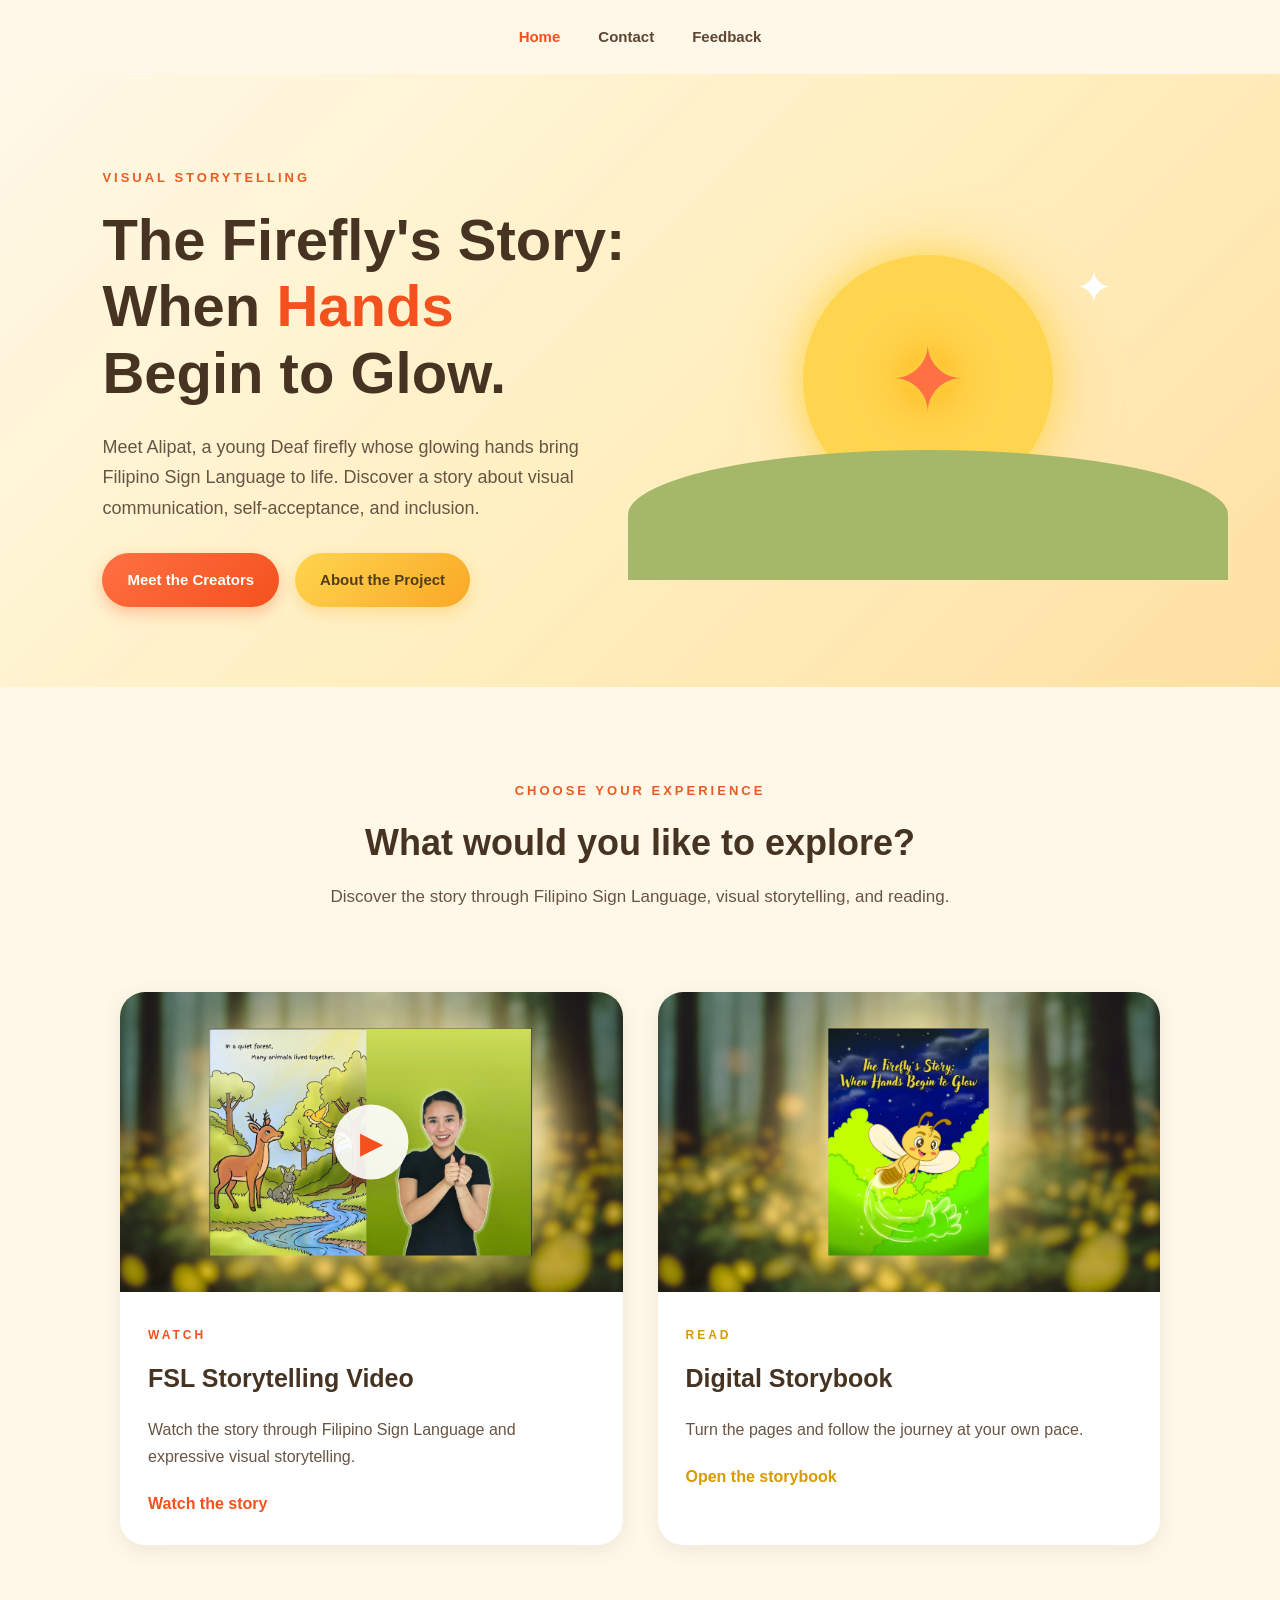
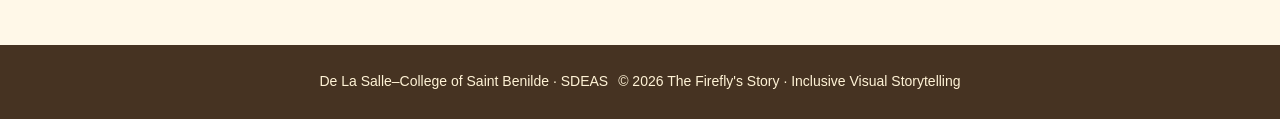
<file: index.html>
<!DOCTYPE html>
<html lang="en">

<head>
  <meta charset="UTF-8">
  <meta name="viewport" content="width=device-width, initial-scale=1.0">

  <meta name="description" content="The Firefly's Story: When Hands Begin to Glow is a visual storytelling project about Filipino Sign Language, Deaf identity, and inclusion.">

  <title>The Firefly's Story | Home</title>

  <style>

    /* =====================================
       GENERAL DESIGN
    ===================================== */

    * {
      box-sizing: border-box;
    }

    body {
      margin: 0;
      font-family: Arial, Helvetica, sans-serif;
      background: #fff8e8;
      color: #3b3025;
      line-height: 1.7;
    }

    a {
      color: inherit;
    }

    /* =====================================
       HEADER AND NAVIGATION
    ===================================== */

    header {
      width: 100%;
      padding: 24px 40px;
      display: flex;
      justify-content: center;
      align-items: center;
      background: #fff8e8;
    }

    nav {
      display: flex;
      justify-content: center;
      align-items: center;
      gap: 38px;
    }

    nav a {
      text-decoration: none;
      font-weight: bold;
      font-size: 15px;
      color: #5c4632;
      transition: color 0.3s ease, transform 0.3s ease;
    }

    nav a:hover {
      color: #f4511e;
      transform: translateY(-3px);
    }

    nav a.active {
      color: #f4511e;
    }

    /* =====================================
       HERO SECTION
    ===================================== */

    .hero {
      min-height: 600px;
      padding: 80px 8%;
      display: flex;
      justify-content: space-between;
      align-items: center;
      gap: 50px;
      overflow: hidden;
      background: linear-gradient(
        135deg,
        #fff8e8,
        #fff0c2,
        #ffe0a3
      );
    }

    .hero-text {
      flex: 1;
      max-width: 650px;
      animation: fadeInLeft 1s ease both;
    }

    .eyebrow {
      font-size: 13px;
      font-weight: bold;
      letter-spacing: 3px;
      color: #e85d24;
      margin-bottom: 18px;
    }

    .hero h1 {
      font-size: 58px;
      line-height: 1.15;
      margin: 0 0 25px;
      color: #463322;
    }

    .hero h1 em {
      color: #f4511e;
      font-style: normal;
    }

    .lead {
      max-width: 560px;
      font-size: 18px;
      color: #685443;
    }

    /* =====================================
       HERO BUTTONS
    ===================================== */

    .buttons {
      display: flex;
      gap: 16px;
      margin-top: 30px;
      flex-wrap: wrap;
    }

    .btn {
      display: inline-block;
      padding: 14px 25px;
      border-radius: 50px;
      text-decoration: none;
      font-weight: bold;
      font-size: 15px;
      transition:
        transform 0.3s ease,
        box-shadow 0.3s ease,
        background 0.3s ease;
      animation: buttonFloat 3s ease-in-out infinite;
    }

    .btn.orange {
      background: linear-gradient(
        135deg,
        #ff7043,
        #f4511e
      );
      color: white;
      box-shadow: 0 6px 15px rgba(244, 81, 30, 0.3);
    }

    .btn.yellow {
      background: linear-gradient(
        135deg,
        #ffd54f,
        #f9a825
      );
      color: #533c19;
      box-shadow: 0 6px 15px rgba(249, 168, 37, 0.3);
    }

    .btn:hover {
      transform: translateY(-6px);
      animation: none;
    }

    .btn.orange:hover {
      background: linear-gradient(
        135deg,
        #ff8a65,
        #ff5722
      );
      box-shadow: 0 10px 25px rgba(244, 81, 30, 0.4);
    }

    .btn.yellow:hover {
      background: linear-gradient(
        135deg,
        #ffe082,
        #ffc107
      );
      box-shadow: 0 10px 25px rgba(249, 168, 37, 0.4);
    }

    .btn:active {
      transform: scale(0.96);
    }

    /* =====================================
       HERO ART
    ===================================== */

    .hero-art {
      position: relative;
      flex: 1;
      min-height: 400px;
      max-width: 500px;
      display: flex;
      justify-content: center;
      align-items: center;
    }

    .sun {
      width: 250px;
      height: 250px;
      background: #ffd54f;
      border-radius: 50%;
      position: absolute;
      box-shadow:
        0 0 30px rgba(255, 213, 79, 0.7),
        0 0 70px rgba(255, 193, 7, 0.4);
      animation: sunGlow 4s ease-in-out infinite;
    }

    .star {
      position: absolute;
      top: 70px;
      right: 65px;
      font-size: 45px;
      color: #fff;
      animation: starTwinkle 2s ease-in-out infinite;
    }

    .firefly {
      position: absolute;
      z-index: 2;
      font-size: 90px;
      color: #ff7043;
      text-shadow:
        0 0 10px #ffd54f,
        0 0 30px #ffb300,
        0 0 60px #ff9800;
      animation: fireflyFloat 4s ease-in-out infinite;
    }

    .hill {
      position: absolute;
      bottom: 0;
      width: 120%;
      height: 130px;
      background: #a5b86a;
      border-radius: 50% 50% 0 0;
    }

    /* =====================================
       INTRODUCTION
    ===================================== */

    .intro {
      padding: 80px 20px 40px;
      text-align: center;
      animation: fadeIn 1s ease both;
    }

    .intro .eyebrow {
      margin-bottom: 10px;
    }

    .intro h2 {
      font-size: 36px;
      color: #463322;
      margin: 10px 0;
    }

    .intro-text {
      max-width: 650px;
      margin: 0 auto;
      color: #685443;
      font-size: 17px;
    }

    /* =====================================
       STORY CARDS
    ===================================== */

    .cards {
      max-width: 1100px;
      margin: 40px auto 100px;
      padding: 0 30px;
      display: grid;
      grid-template-columns: repeat(2, 1fr);
      gap: 35px;
    }

    .card {
      display: block;
      text-decoration: none;
      background: #ffffff;
      border-radius: 25px;
      overflow: hidden;
      box-shadow: 0 5px 20px rgba(92, 70, 50, 0.1);
      transition:
        transform 0.35s ease,
        box-shadow 0.35s ease;
      animation: cardFloat 4s ease-in-out infinite;
    }

    .card:nth-child(2) {
      animation-delay: 1s;
    }

    .card:hover {
      transform: translateY(-12px) scale(1.02);
      animation: none;
    }

    .card:first-child:hover {
      box-shadow:
        0 10px 30px rgba(244, 81, 30, 0.2),
        0 0 25px rgba(255, 112, 67, 0.2);
    }

    .card:nth-child(2):hover {
      box-shadow:
        0 10px 30px rgba(249, 168, 37, 0.2),
        0 0 25px rgba(255, 213, 79, 0.25);
    }

    .card:active {
      transform: scale(0.98);
    }

    /* =====================================
       CARD IMAGES
    ===================================== */

    .card-image {
      width: 100%;
      height: 300px;
      overflow: hidden;
      background: #ffedb0;
      position: relative;
    }

    .card-image img {
      display: block;
      width: 100%;
      height: 100%;
      object-fit: cover;
      transition:
        transform 0.5s ease,
        filter 0.5s ease;
    }

    .card:hover .card-image img {
      transform: scale(1.06);
      filter: brightness(1.05);
    }

    .video-preview .play {
      position: absolute;
      top: 50%;
      left: 50%;
      transform: translate(-50%, -50%);
      width: 75px;
      height: 75px;
      border-radius: 50%;
      background: rgba(255, 255, 255, 0.9);
      color: #f4511e;
      display: flex;
      justify-content: center;
      align-items: center;
      font-size: 30px;
      box-shadow: 0 5px 25px rgba(0, 0, 0, 0.15);
      animation: playPulse 2.5s ease-in-out infinite;
    }

    /* =====================================
       CARD CONTENT
    ===================================== */

    .card-content {
      padding: 28px;
    }

    .card-content small {
      font-weight: bold;
      letter-spacing: 3px;
      font-size: 12px;
      color: #f4511e;
    }

    .card:nth-child(2) .card-content small {
      color: #d99a00;
    }

    .card-content h3 {
      font-size: 25px;
      margin: 10px 0;
      color: #463322;
    }

    .card-content p {
      color: #685443;
      margin-bottom: 20px;
    }

    .arrow {
      display: inline-block;
      font-weight: bold;
      color: #f4511e;
      transition: transform 0.3s ease;
    }

    .card:nth-child(2) .arrow {
      color: #d99a00;
    }

    .card:hover .arrow {
      transform: translateX(7px);
    }

    /* =====================================
       FOOTER
    ===================================== */

    footer {
      width: 100%;
      padding: 25px 20px;
      background: #463322;
      color: #fff3d6;
      display: flex;
      justify-content: center;
      align-items: center;
      gap: 10px;
      text-align: center;
      flex-wrap: wrap;
      font-size: 14px;
    }

    footer p {
      margin: 0;
    }

    /* =====================================
       ANIMATIONS
    ===================================== */

    @keyframes buttonFloat {
      0%, 100% {
        transform: translateY(0);
      }

      50% {
        transform: translateY(-4px);
      }
    }

    @keyframes cardFloat {
      0%, 100% {
        transform: translateY(0);
      }

      50% {
        transform: translateY(-6px);
      }
    }

    @keyframes fireflyFloat {
      0%, 100% {
        transform: translateY(0) rotate(0deg);
      }

      50% {
        transform: translateY(-20px) rotate(10deg);
      }
    }

    @keyframes sunGlow {
      0%, 100% {
        box-shadow:
          0 0 30px rgba(255, 213, 79, 0.7),
          0 0 70px rgba(255, 193, 7, 0.4);
      }

      50% {
        box-shadow:
          0 0 50px rgba(255, 213, 79, 0.9),
          0 0 100px rgba(255, 193, 7, 0.6);
      }
    }

    @keyframes starTwinkle {
      0%, 100% {
        opacity: 1;
        transform: scale(1);
      }

      50% {
        opacity: 0.4;
        transform: scale(0.7);
      }
    }

    @keyframes playPulse {
      0%, 100% {
        transform: translate(-50%, -50%) scale(1);
      }

      50% {
        transform: translate(-50%, -50%) scale(1.1);
      }
    }

    @keyframes fadeIn {
      from {
        opacity: 0;
      }

      to {
        opacity: 1;
      }
    }

    @keyframes fadeInLeft {
      from {
        opacity: 0;
        transform: translateX(-35px);
      }

      to {
        opacity: 1;
        transform: translateX(0);
      }
    }

    /* =====================================
       KEYBOARD ACCESSIBILITY
    ===================================== */

    a:focus-visible {
      outline: 3px solid #f9a825;
      outline-offset: 5px;
    }

    /* =====================================
       RESPONSIVE DESIGN
    ===================================== */

    @media (max-width: 900px) {

      .hero {
        padding: 60px 6%;
        gap: 25px;
      }

      .hero h1 {
        font-size: 46px;
      }

      .hero-art {
        min-height: 320px;
      }

      .sun {
        width: 200px;
        height: 200px;
      }

      .cards {
        gap: 25px;
      }

    }

    @media (max-width: 650px) {

      header {
        padding: 20px;
      }

      nav {
        gap: 22px;
        flex-wrap: wrap;
      }

      nav a {
        font-size: 14px;
      }

      .hero {
        flex-direction: column;
        text-align: center;
        padding: 55px 25px 30px;
      }

      .hero-text {
        width: 100%;
      }

      .hero h1 {
        font-size: 38px;
      }

      .lead {
        font-size: 16px;
      }

      .buttons {
        justify-content: center;
      }

      .hero-art {
        width: 100%;
        min-height: 280px;
      }

      .sun {
        width: 180px;
        height: 180px;
      }

      .firefly {
        font-size: 70px;
      }

      .star {
        top: 40px;
        right: 15%;
      }

      .hill {
        height: 80px;
      }

      .intro {
        padding: 55px 20px 20px;
      }

      .intro h2 {
        font-size: 28px;
      }

      .intro-text {
        font-size: 15px;
      }

      .cards {
        grid-template-columns: 1fr;
        margin: 30px auto 60px;
        padding: 0 20px;
      }

      .card-image {
        height: 240px;
      }

      .card-content {
        padding: 22px;
      }

      .card-content h3 {
        font-size: 22px;
      }

      footer {
        flex-direction: column;
        gap: 6px;
        padding: 22px;
      }

    }

    /* =====================================
       REDUCED MOTION ACCESSIBILITY
    ===================================== */

    @media (prefers-reduced-motion: reduce) {

      *,
      *::before,
      *::after {
        animation: none !important;
        transition: none !important;
        scroll-behavior: auto !important;
      }

    }

  </style>
</head>

<body>

  <!-- =====================================
       HEADER
  ===================================== -->

  <header>

    <nav aria-label="Main navigation">

      <a class="active" href="index.html" aria-current="page">
        Home
      </a>

      <a href="contact.html">
        Contact
      </a>

      <a href="feedbackone.html">
        Feedback
      </a>

    </nav>

  </header>


  <!-- =====================================
       MAIN CONTENT
  ===================================== -->

  <main>


    <!-- =====================================
         HERO SECTION
    ===================================== -->

    <section class="hero" aria-labelledby="hero-title">

      <div class="hero-text">

        <p class="eyebrow">
          VISUAL STORYTELLING
        </p>

        <h1 id="hero-title">
          The Firefly's Story:
          When <em>Hands</em>
          Begin to Glow.
        </h1>

        <p class="lead">
          Meet Alipat, a young Deaf firefly whose glowing hands
          bring Filipino Sign Language to life. Discover a story
          about visual communication, self-acceptance, and inclusion.
        </p>

        <div class="buttons">

          <a class="btn orange" href="creators.html">
            Meet the Creators
          </a>

          <a class="btn yellow" href="projectone.html">
            About the Project
          </a>

        </div>

      </div>


      <!-- HERO ART -->

      <div class="hero-art" aria-hidden="true">

        <div class="sun"></div>

        <div class="star">
          ✦
        </div>

        <div class="firefly">
          ✦
        </div>

        <div class="hill"></div>

      </div>

    </section>


    <!-- =====================================
         INTRODUCTION
    ===================================== -->

    <section class="intro" aria-labelledby="experience-title">

      <p class="eyebrow">
        CHOOSE YOUR EXPERIENCE
      </p>

      <h2 id="experience-title">
        What would you like to explore?
      </h2>

      <p class="intro-text">
        Discover the story through Filipino Sign Language,
        visual storytelling, and reading.
      </p>

    </section>


    <!-- =====================================
         STORY EXPERIENCE CARDS
    ===================================== -->

    <section class="cards" aria-label="Story experiences">


      <!-- VIDEO CARD -->

      <a class="card" href="video.html">

        <div class="card-image video-preview">

          <img
            src="video-thumbnail.jpg"
            alt="FSL storytelling video"
          >

          <span class="play" aria-hidden="true">
            ▶
          </span>

        </div>

        <div class="card-content">

          <small>
            WATCH
          </small>

          <h3>
            FSL Storytelling Video
          </h3>

          <p>
            Watch the story through Filipino Sign Language
            and expressive visual storytelling.
          </p>

          <span class="arrow">
          Watch the story
        </span>

        </div>

      </a>


      <!-- DIGITAL STORYBOOK CARD -->

      <a class="card" href="book.html">

        <div class="card-image book-preview">

          <img
            src="book-cover.jpg"
            alt="The Firefly's Story: When Hands Begin to Glow"
          >

        </div>

        <div class="card-content">

          <small>
            READ
          </small>

          <h3>
            Digital Storybook
          </h3>

          <p>
            Turn the pages and follow the journey at your own pace.
          </p>

          <span class="arrow">
          Open the storybook
        </span>

        </div>

      </a>


    </section>

  </main>


  <!-- =====================================
       FOOTER
  ===================================== -->

  <footer>

    <p>
      De La Salle–College of Saint Benilde · SDEAS
    </p>

    <p>
      © 2026 The Firefly's Story · Inclusive Visual Storytelling
    </p>

  </footer>

</body>

</html>
</file>
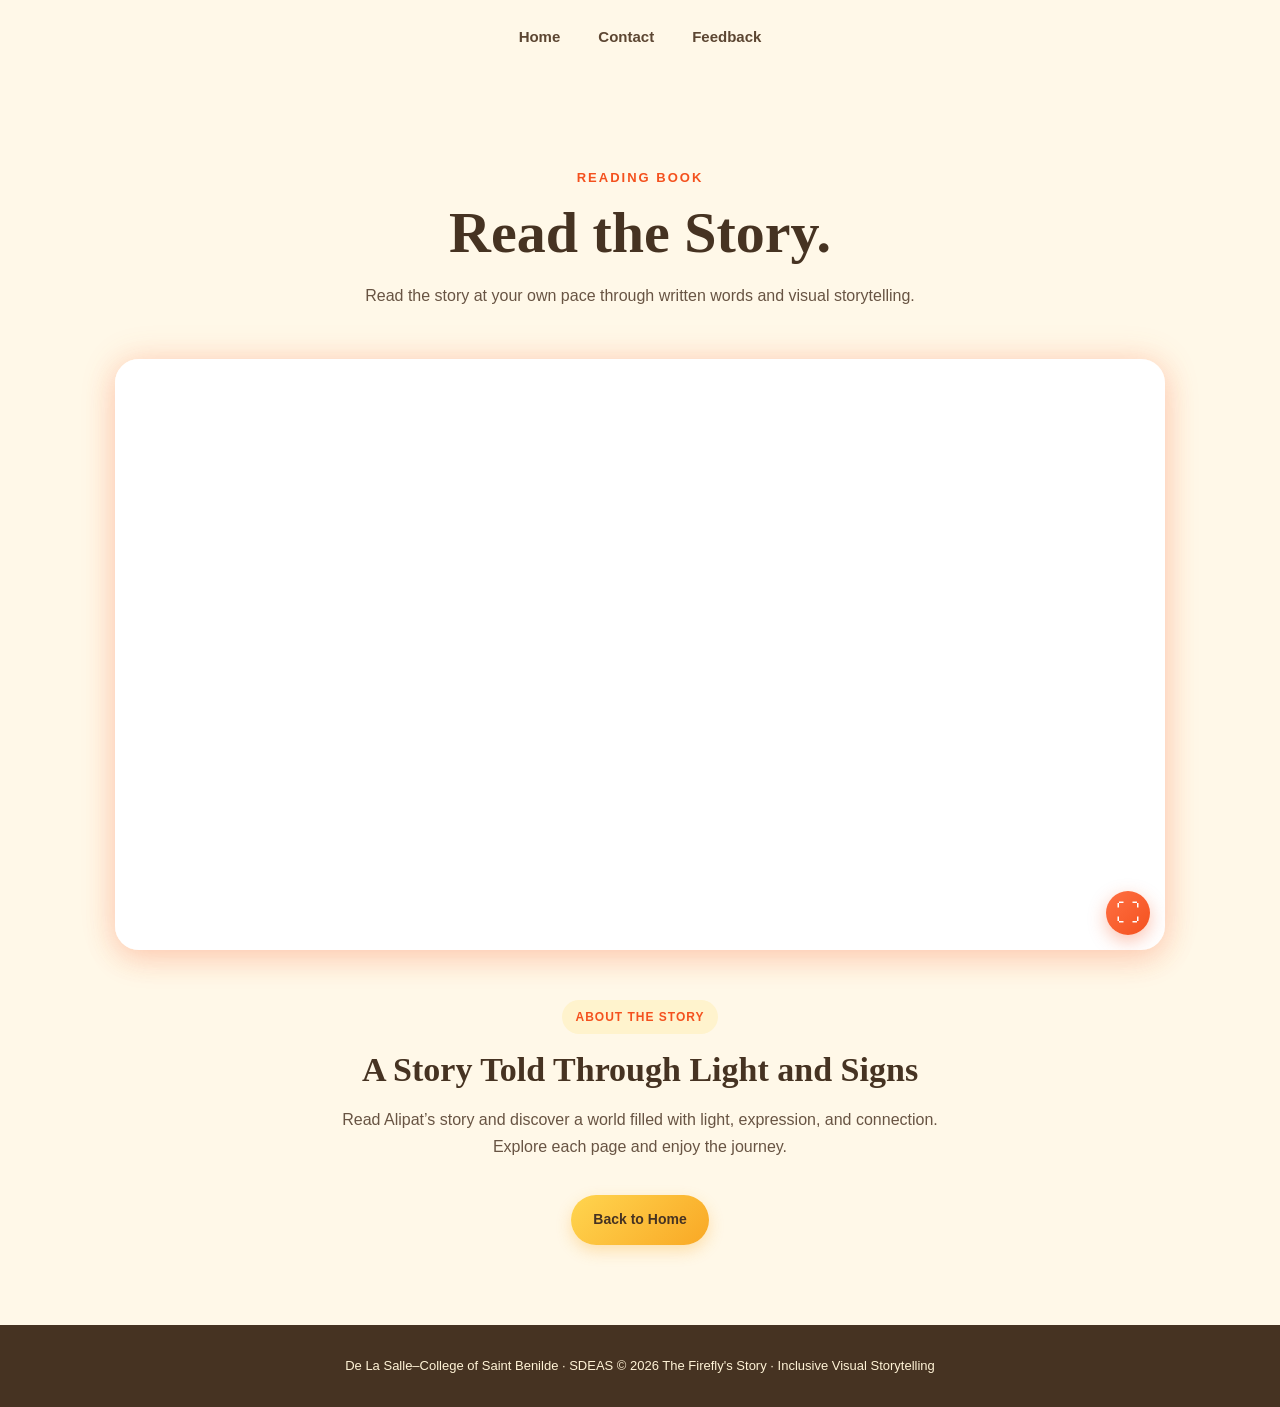
<file: book.html>
<!DOCTYPE html>
<html lang="en">

<head>
  <meta charset="UTF-8">
  <meta name="viewport" content="width=device-width, initial-scale=1.0">

  <meta name="description" content="Read The Firefly's Story: When Hands Begin to Glow through visual storytelling.">

  <title>The Firefly's Story | Reading Book</title>

  <style>

    /* GENERAL */

    * {
      box-sizing: border-box;
    }

    body {
      margin: 0;
      background: #fff8e8;
      color: #3b3025;
      font-family: Arial, Helvetica, sans-serif;
      line-height: 1.7;
    }

    /* HEADER AND NAVIGATION */

    header {
      width: 100%;
      display: flex;
      justify-content: center;
      align-items: center;
      padding: 24px 40px;
    }

    header nav {
      display: flex;
      justify-content: center;
      align-items: center;
      gap: 38px;
      flex-wrap: wrap;
    }

    header nav a {
      color: #5c4632;
      text-decoration: none;
      font-weight: 700;
      font-size: 15px;
      transition: color 0.25s ease, transform 0.25s ease;
    }

    header nav a:hover {
      color: #f4511e;
      transform: translateY(-3px);
    }

    header nav a.active {
      color: #f4511e;
      font-weight: 800;
    }

    /* MAIN BOOK SECTION */

    .book-wrap {
      max-width: 1100px;
      margin: 0 auto;
      padding: 80px 25px;
      text-align: center;
    }

    .eyebrow {
      color: #f4511e;
      font-size: 13px;
      font-weight: 800;
      letter-spacing: 2px;
      text-align: center;
    }

    .page-title {
      color: #463322;
      font-family: Georgia, serif;
      font-size: 58px;
      line-height: 1.08;
      margin: 10px auto 18px;
      text-align: center;
    }

    .book-intro {
      max-width: 700px;
      margin: 0 auto 50px;
      color: #685443;
      line-height: 1.7;
      text-align: center;
    }

    /* FLIPBOOK */

    .flipbook-wrapper {
      position: relative;
      width: 100%;
      aspect-ratio: 16 / 9;
      margin: 0 auto;
      border-radius: 24px;
      overflow: hidden;
      background: linear-gradient(145deg, #fff8f2, #ffe0cc);

      box-shadow:
        0 10px 30px rgba(244, 81, 30, 0.18),
        0 0 35px rgba(255, 112, 67, 0.20);

      transition: transform 0.25s ease, box-shadow 0.25s ease;
    }

    .flipbook-wrapper:hover {
      transform: translateY(-3px);

      box-shadow:
        0 14px 35px rgba(244, 81, 30, 0.22),
        0 0 45px rgba(255, 112, 67, 0.28);
    }

    .flipbook-wrapper iframe {
      width: 100%;
      height: 100%;
      display: block;
      border: none;
      background: white;
    }

    /* FULLSCREEN BUTTON */

    .flipbook-fullscreen {
      position: absolute;
      right: 15px;
      bottom: 15px;
      width: 44px;
      height: 44px;
      border: none;
      border-radius: 50%;
      background: linear-gradient(135deg, #ff7043, #f4511e);
      color: white;
      font-size: 24px;
      cursor: pointer;

      display: flex;
      justify-content: center;
      align-items: center;

      z-index: 20;

      box-shadow: 0 6px 18px rgba(244, 81, 30, 0.35);

      transition:
        transform 0.2s ease,
        box-shadow 0.25s ease,
        background 0.2s ease;
    }

    .flipbook-fullscreen:hover {
      transform: scale(1.08);
      background: #f4511e;
      box-shadow: 0 8px 24px rgba(244, 81, 30, 0.45);
    }

    /* FULLSCREEN FLIPBOOK */

    .flipbook-wrapper:fullscreen {
      width: 100vw;
      height: 100vh;
      max-width: none;
      aspect-ratio: auto;
      margin: 0;
      border-radius: 0;
      background: #fff8f2;

      box-shadow:
        0 0 50px rgba(244, 81, 30, 0.25),
        0 0 100px rgba(255, 112, 67, 0.18);
    }

    .flipbook-wrapper:-webkit-full-screen {
      width: 100vw;
      height: 100vh;
      max-width: none;
      aspect-ratio: auto;
      margin: 0;
      border-radius: 0;
      background: #fff8f2;

      box-shadow:
        0 0 50px rgba(244, 81, 30, 0.25),
        0 0 100px rgba(255, 112, 67, 0.18);
    }

    .flipbook-wrapper:fullscreen iframe,
    .flipbook-wrapper:-webkit-full-screen iframe {
      width: 100vw;
      height: 100vh;
    }

    /* STORY INFORMATION */

    .side-info {
      max-width: 700px;
      margin: 50px auto 0;

      display: flex;
      flex-direction: column;
      align-items: center;
      justify-content: center;

      text-align: center;
    }

    .tag {
      display: inline-block;
      padding: 7px 13px;
      border-radius: 50px;
      background: #fff3cd;
      color: #f4511e;
      font-size: 12px;
      font-weight: 800;
      letter-spacing: 1px;
      text-align: center;
    }

    .side-info h2 {
      color: #463322;
      font-family: Georgia, serif;
      font-size: 34px;
      line-height: 1.15;
      margin: 16px auto;
      text-align: center;
    }

    .side-info p {
      max-width: 650px;
      margin: 0 auto 25px;
      color: #685443;
      line-height: 1.7;
      text-align: center;
    }

    /* OPEN BOOK BUTTON */

    .open-book-link {
      display: inline-flex;
      justify-content: center;
      align-items: center;
      padding: 13px 22px;
      border-radius: 50px;

      background: linear-gradient(135deg, #ff7043, #f4511e);
      color: white;

      font-weight: 700;
      font-size: 14px;
      text-decoration: none;

      cursor: pointer;

      box-shadow: 0 6px 15px rgba(244, 81, 30, 0.3);

      transition:
        transform 0.25s ease,
        box-shadow 0.25s ease;
    }

    .open-book-link:hover {
      transform: translateY(-4px);

      box-shadow:
        0 0 12px #ff7043,
        0 0 25px #ff5722,
        0 0 45px rgba(255, 112, 67, 0.6);
    }

    .open-book-link:active {
      transform: scale(0.96);
    }

    /* BACK TO HOME BUTTON */

    .back-link {
      display: inline-flex;
      justify-content: center;
      align-items: center;
      padding: 13px 22px;
      border-radius: 50px;

      background: linear-gradient(135deg, #ffd54f, #f9a825);
      color: #463322;

      font-weight: 700;
      font-size: 14px;
      text-decoration: none;

      cursor: pointer;

      box-shadow: 0 6px 15px rgba(249, 168, 37, 0.3);

      transition:
        transform 0.25s ease,
        box-shadow 0.25s ease;
    }

    .back-link:hover {
      transform: translateY(-4px);

      box-shadow:
        0 0 12px #ffd54f,
        0 0 25px #ffca28,
        0 0 45px #ffab40,
        0 10px 30px rgba(249, 168, 37, 0.6);
    }

    .back-link:active {
      transform: scale(0.96);

      box-shadow:
        0 0 18px #ffd54f,
        0 0 35px #ffca28,
        0 0 60px #ffab40;
    }

    /* BUTTON SPACING */

    .button-group {
      display: flex;
      justify-content: center;
      align-items: center;
      gap: 15px;
      flex-wrap: wrap;
      margin-top: 10px;
    }

    /* FOOTER */

    footer {
      background: #463322;
      color: #fff3d6;
      text-align: center;
      padding: 30px 20px;
      font-size: 13px;
    }

    /* RESPONSIVE */

    @media (max-width: 900px) {

      .book-wrap {
        padding: 60px 30px;
      }

      .page-title {
        font-size: 48px;
      }

      .book-intro {
        margin-bottom: 40px;
      }

    }

    @media (max-width: 600px) {

      header {
        padding: 20px;
      }

      header nav {
        gap: 20px;
      }

      header nav a {
        font-size: 14px;
      }

      .book-wrap {
        padding: 45px 20px;
      }

      .page-title {
        font-size: 38px;
      }

      .book-intro {
        font-size: 15px;
        margin-bottom: 35px;
      }

      .flipbook-wrapper {
        width: 100%;
        aspect-ratio: 16 / 9;
        border-radius: 20px;
      }

      .flipbook-fullscreen {
        width: 38px;
        height: 38px;
        right: 10px;
        bottom: 10px;
        font-size: 20px;
      }

      .side-info {
        margin-top: 40px;
      }

      .side-info h2 {
        font-size: 28px;
      }

      .side-info p {
        font-size: 15px;
      }

      .button-group {
        flex-direction: column;
        width: 100%;
      }

      .button-group a {
        width: 100%;
        max-width: 280px;
      }

    }

    /* REDUCED MOTION */

    @media (prefers-reduced-motion: reduce) {

      header nav a,
      .back-link,
      .open-book-link,
      .flipbook-fullscreen,
      .flipbook-wrapper {
        transition: none;
      }

    }

  </style>
</head>

<body>

  <!-- HEADER -->

  <header>
    <nav>

      <a href="index.html">
        Home
      </a>

      <a href="contact.html">
        Contact
      </a>

      <a href="feedbackone.html">
        Feedback
      </a>

    </nav>
  </header>

  <!-- MAIN -->

  <main class="book-wrap">

    <p class="eyebrow">
      READING BOOK
    </p>

    <h1 class="page-title">
      Read the Story.
    </h1>

    <p class="book-intro">
      Read the story at your own pace through written words and visual storytelling.
    </p>

    <!-- FLIPBOOK -->

    <div class="flipbook-wrapper" id="flipbook">

      <!-- ACTUAL HEYZINE LINK -->

      <iframe
        src="https://heyzine.com/flip-book/8087ef0086.html"
        title="The Firefly's Story: When Hands Begin to Glow"
        allowfullscreen
        allow="fullscreen">
      </iframe>

      <!-- FULLSCREEN BUTTON -->

      <button
        class="flipbook-fullscreen"
        id="fullscreenBtn"
        type="button"
        aria-label="Open flipbook fullscreen"
        title="Fullscreen">

        ⛶

      </button>

    </div>

    <!-- ABOUT THE STORY -->

    <div class="side-info">

      <span class="tag">
        ABOUT THE STORY
      </span>

      <h2>
        A Story Told Through Light and Signs
      </h2>

      <p>
        Read Alipat’s story and discover a world filled with light, expression, and connection. Explore each page and enjoy the journey.
      </p>

      <!-- BUTTONS -->

      <div class="button-group">



        <!-- BACK TO HOME -->

        <a
          href="index.html"
          class="back-link">

          Back to Home

        </a>

      </div>

    </div>

  </main>

  <!-- FOOTER -->

  <footer>

    De La Salle–College of Saint Benilde · SDEAS
    © 2026 The Firefly's Story · Inclusive Visual Storytelling

  </footer>

  <!-- SCRIPT -->

  <script>

    const flipbook = document.getElementById("flipbook");

    const fullscreenBtn = document.getElementById("fullscreenBtn");

    /* FULLSCREEN */

    fullscreenBtn.addEventListener("click", async () => {

      try {

        if (!document.fullscreenElement && !document.webkitFullscreenElement) {

          if (flipbook.requestFullscreen) {
            await flipbook.requestFullscreen();
          }

          else if (flipbook.webkitRequestFullscreen) {
            flipbook.webkitRequestFullscreen();
          }

        }

        else {

          if (document.exitFullscreen) {
            await document.exitFullscreen();
          }

          else if (document.webkitExitFullscreen) {
            document.webkitExitFullscreen();
          }

        }

      }

      catch (error) {

        console.log("Fullscreen error:", error);

      }

    });

    /* UPDATE FULLSCREEN BUTTON */

    function updateFullscreenButton() {

      const isFullscreen =
        document.fullscreenElement === flipbook ||
        document.webkitFullscreenElement === flipbook;

      if (isFullscreen) {

        fullscreenBtn.textContent = "×";

        fullscreenBtn.setAttribute(
          "aria-label",
          "Exit fullscreen"
        );

        fullscreenBtn.setAttribute(
          "title",
          "Exit fullscreen"
        );

      }

      else {

        fullscreenBtn.textContent = "⛶";

        fullscreenBtn.setAttribute(
          "aria-label",
          "Open flipbook fullscreen"
        );

        fullscreenBtn.setAttribute(
          "title",
          "Fullscreen"
        );

      }

    }

    document.addEventListener(
      "fullscreenchange",
      updateFullscreenButton
    );

    document.addEventListener(
      "webkitfullscreenchange",
      updateFullscreenButton
    );

  </script>

</body>
</html>
</file>
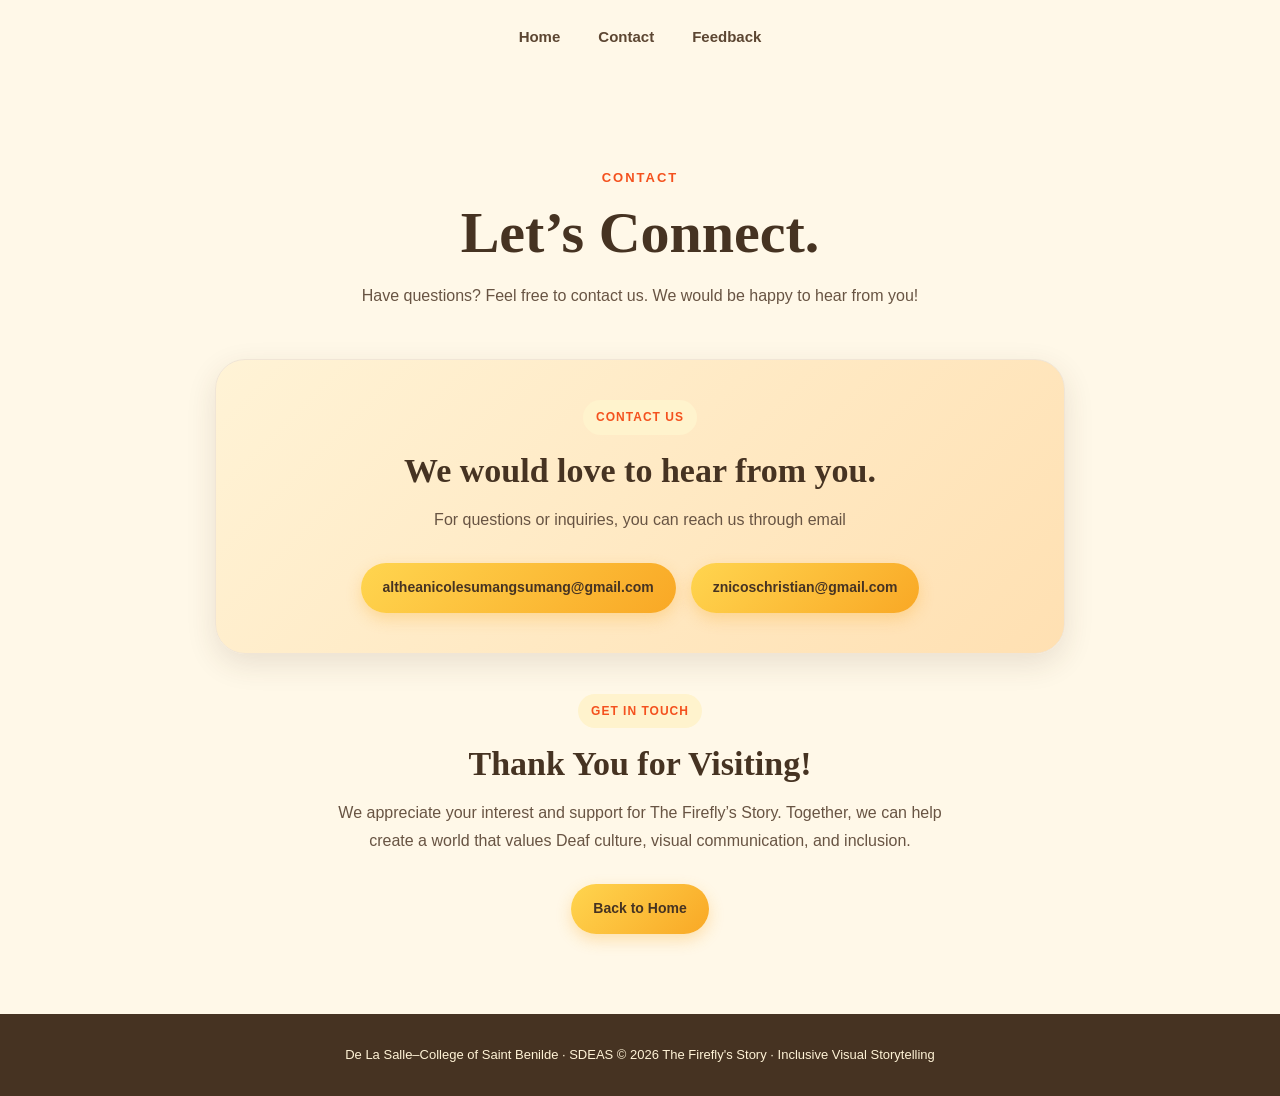
<file: contact.html>
<!DOCTYPE html>
<html lang="en">

<head>
  <meta charset="UTF-8">
  <meta name="viewport" content="width=device-width, initial-scale=1.0">

  <meta name="description" content="Contact the creators of The Firefly's Story: When Hands Begin to Glow.">

  <title>The Firefly's Story | Contact</title>

  <style>

    /* GENERAL */

    * {
      box-sizing: border-box;
    }

    body {
      margin: 0;
      background: #fff8e8;
      color: #3b3025;
      font-family: Arial, Helvetica, sans-serif;
      line-height: 1.7;
    }

    /* HEADER AND NAVIGATION */

    header {
      width: 100%;
      display: flex;
      justify-content: center;
      align-items: center;
      padding: 24px 40px;
    }

    header nav {
      display: flex;
      justify-content: center;
      align-items: center;
      gap: 38px;
      flex-wrap: wrap;
    }

    header nav a {
      color: #5c4632;
      text-decoration: none;
      font-weight: 700;
      font-size: 15px;
      transition: color 0.25s ease, transform 0.25s ease;
    }

    header nav a:hover {
      color: #f4511e;
      transform: translateY(-3px);
    }

    header nav a.active {
      color: #f4511e;
      font-weight: 800;
    }

    /* CONTACT PAGE */

    .page-wrap {
      max-width: 1100px;
      margin: 0 auto;
      padding: 80px 25px;
      text-align: center;
    }

    .eyebrow {
      color: #f4511e;
      font-size: 13px;
      font-weight: 800;
      letter-spacing: 2px;
      text-align: center;
    }

    .page-title {
      color: #463322;
      font-family: Georgia, serif;
      font-size: 58px;
      line-height: 1.08;
      margin: 10px auto 18px;
      text-align: center;
    }

    .lead.narrow {
      max-width: 700px;
      margin: 0 auto;
      color: #685443;
      text-align: center;
      line-height: 1.7;
    }

    /* CONTACT SECTION */

    .contact-layout {
      display: flex;
      flex-direction: column;
      align-items: center;
      gap: 35px;
      margin-top: 50px;
    }

    /* CONTACT BOX */

    .contact-box {
      width: 100%;
      max-width: 850px;
      padding: 40px;
      border-radius: 30px;
      background: linear-gradient(135deg, #fff3d6, #ffe0b2);
      border: 1px solid #f0e5d6;
      box-shadow: 0 10px 30px rgba(70, 51, 34, 0.12);
    }

    /* TAG */

    .tag {
      display: inline-block;
      padding: 7px 13px;
      border-radius: 50px;
      background: #fff3cd;
      color: #f4511e;
      font-size: 12px;
      font-weight: 800;
      letter-spacing: 1px;
      text-align: center;
    }

    /* CONTACT TITLE */

    .contact-box h2 {
      color: #463322;
      font-family: Georgia, serif;
      font-size: 34px;
      line-height: 1.15;
      margin: 16px auto;
      text-align: center;
    }

    .contact-box > p {
      max-width: 650px;
      color: #685443;
      line-height: 1.7;
      margin: 0 auto 30px;
      text-align: center;
    }

    /* CONTACT BUTTONS */

    .contact-buttons {
      display: flex;
      justify-content: center;
      align-items: center;
      flex-wrap: wrap;
      gap: 15px;
    }

    .contact-button {
      display: inline-flex;
      justify-content: center;
      align-items: center;
      min-width: 150px;
      padding: 13px 22px;
      border-radius: 50px;
      background: linear-gradient(135deg, #ffd54f, #f9a825);
      color: #463322;
      font-weight: 700;
      font-size: 14px;
      text-decoration: none;
      box-shadow: 0 6px 15px rgba(249, 168, 37, 0.3);
      transition: transform 0.25s ease, box-shadow 0.25s ease;
    }

    .contact-button:hover {
      transform: translateY(-4px);
      box-shadow:
        0 0 18px rgba(249, 168, 37, 0.65),
        0 10px 24px rgba(249, 168, 37, 0.35);
    }

    /* CONTACT INFORMATION */

    .connect-info {
      width: 100%;
      max-width: 700px;
      text-align: center;
      padding: 5px 20px 0;
    }

    .connect-info h2 {
      color: #463322;
      font-family: Georgia, serif;
      font-size: 34px;
      line-height: 1.15;
      margin: 16px auto;
    }

    .connect-info p {
      max-width: 650px;
      color: #685443;
      line-height: 1.7;
      margin: 0 auto;
    }

    /* BACK TO HOME BUTTON */

    .back-link {
      display: inline-flex;
      justify-content: center;
      align-items: center;
      margin-top: 30px;
      padding: 13px 22px;
      border-radius: 50px;
      background: linear-gradient(135deg, #ffd54f, #f9a825);
      color: #463322;
      font-weight: 700;
      font-size: 14px;
      text-decoration: none;
      cursor: pointer;
      box-shadow: 0 6px 15px rgba(249, 168, 37, 0.3);
      transition: transform 0.25s ease, box-shadow 0.25s ease;
    }

    .back-link:hover {
      transform: translateY(-4px);
      box-shadow:
        0 0 12px #ffd54f,
        0 0 25px #ffca28,
        0 0 45px #ffab40,
        0 10px 30px rgba(249, 168, 37, 0.6);
    }

    .back-link:active {
      transform: scale(0.96);
      box-shadow:
        0 0 18px #ffd54f,
        0 0 35px #ffca28,
        0 0 60px #ffab40;
    }

    /* FOOTER */

    footer {
      background: #463322;
      color: #fff3d6;
      text-align: center;
      padding: 30px 20px;
      font-size: 13px;
    }

    /* RESPONSIVE */

    @media (max-width: 900px) {
      .page-wrap {
        padding: 60px 30px;
      }

      .page-title {
        font-size: 48px;
      }

      .contact-layout {
        gap: 30px;
      }

      .contact-box {
        max-width: 100%;
      }
    }

    @media (max-width: 600px) {
      header {
        padding: 20px;
      }

      header nav {
        gap: 20px;
      }

      header nav a {
        font-size: 14px;
      }

      .page-wrap {
        padding: 45px 20px;
      }

      .page-title {
        font-size: 38px;
        text-align: center;
      }

      .lead.narrow {
        font-size: 15px;
        text-align: center;
      }

      .contact-layout {
        margin-top: 35px;
        gap: 25px;
      }

      .contact-box {
        padding: 30px 20px;
      }

      .contact-box h2,
      .connect-info h2 {
        font-size: 28px;
        text-align: center;
      }

      .contact-box > p,
      .connect-info p {
        font-size: 15px;
        text-align: center;
      }

      .contact-buttons {
        flex-direction: column;
      }

      .contact-button {
        width: 100%;
      }
    }

    /* REDUCED MOTION */

    @media (prefers-reduced-motion: reduce) {
      header nav a,
      .contact-button,
      .back-link {
        transition: none;
      }
    }

  </style>
</head>

<body>

  <!-- HEADER -->

  <header>
    <nav>
        <a href="index.html">
        Home
      </a>

      <a href="contact.html">
        Contact
      </a>
		
		  <a href="feedbackone.html">
        Feedback
      </a>
    </nav>
  </header>

  <!-- MAIN -->

  <main class="page-wrap">

    <!-- PAGE INTRO -->

    <p class="eyebrow">
      CONTACT
    </p>

    <h1 class="page-title">
      Let’s Connect.
    </h1>

    <p class="lead narrow">
      Have questions? Feel free to contact us. We would be happy to hear from you!
    </p>

    <!-- CONTACT SECTION -->

    <div class="contact-layout">

      <!-- CONTACT BOX -->

      <div class="contact-box">

        <span class="tag">
          CONTACT US
        </span>

        <h2>
          We would love to hear from you.
        </h2>

        <p>
          For questions or inquiries, you can reach us through email
        </p>

        <div class="contact-buttons">

          <!-- EMAIL -->

          <a
            href="mailto:your-email@example.com"
            class="contact-button">
altheanicolesumangsumang@gmail.com
          </a>

          <!-- FACEBOOK -->

          <a
            href="#"
            class="contact-button"
            target="_blank"
            rel="noopener noreferrer">
            znicoschristian@gmail.com
          </a>
        </div>

      </div>

      <!-- CONTACT INFORMATION -->

      <div class="connect-info">

        <span class="tag">
          GET IN TOUCH
        </span>

        <h2>
          Thank You for Visiting!
        </h2>

        <p>
          We appreciate your interest and support for The Firefly’s Story. Together, we can help create a world that values Deaf culture, visual communication, and inclusion.
        </p>

        <!-- BACK TO HOME -->

        <a href="index.html" class="back-link">
          Back to Home
        </a>

      </div>

    </div>

  </main>

  <!-- FOOTER -->

  <footer>
    De La Salle–College of Saint Benilde · SDEAS © 2026 The Firefly's Story · Inclusive Visual Storytelling
  </footer>

</body>
</html>
</file>
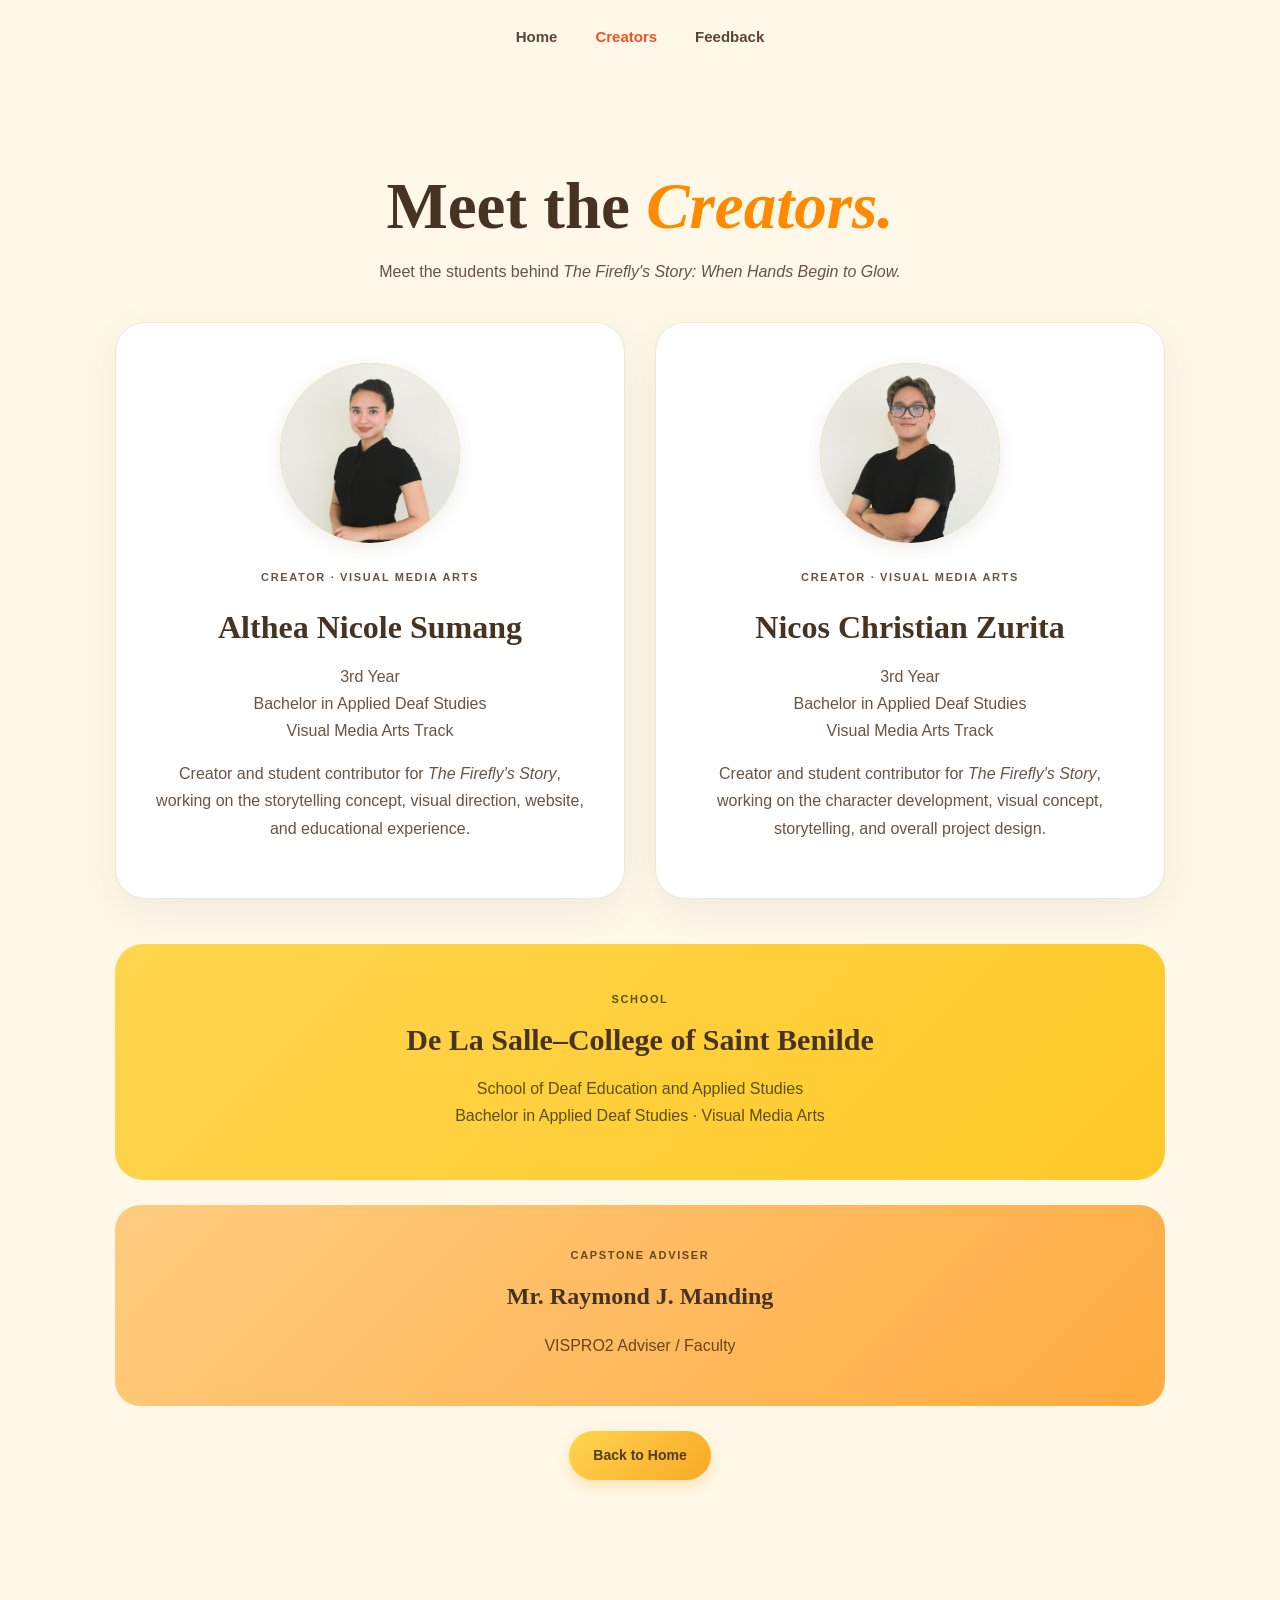
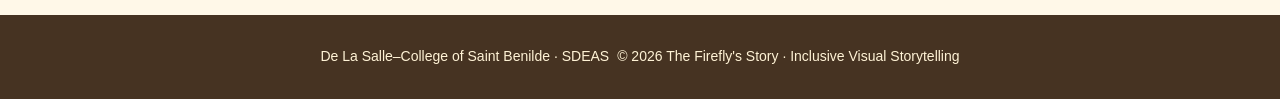
<file: creators.html>
<!DOCTYPE html>
<html lang="en">

<head>
  <meta charset="UTF-8">
  <meta name="viewport" content="width=device-width, initial-scale=1.0">

  <meta name="description" content="Meet the creators, adviser, and school behind The Firefly's Story: When Hands Begin to Glow.">

  <title>The Firefly's Story | Creators</title>

  <style>

    /* =====================================
       GENERAL DESIGN
    ===================================== */

    * {
      box-sizing: border-box;
    }

    body {
      margin: 0;
      font-family: Arial, Helvetica, sans-serif;
      background: #fff8e8;
      color: #3b3025;
      line-height: 1.7;
    }

    /* =====================================
       HEADER AND NAVIGATION
    ===================================== */

    header {
      width: 100%;
      display: flex;
      justify-content: center;
      align-items: center;
      padding: 24px 40px;
    }

    nav {
      display: flex;
      justify-content: center;
      align-items: center;
      gap: 38px;
      flex-wrap: wrap;
    }

    nav a {
      text-decoration: none;
      font-weight: 700;
      font-size: 15px;
      color: #5c4632;
      transition: color 0.3s ease, transform 0.3s ease;
    }

    nav a:hover {
      color: #f4511e;
      transform: translateY(-3px);
    }

    nav a.active {
      color: #f4511e;
      font-weight: 800;
    }

    nav a:focus-visible,
    .back-home:focus-visible {
      outline: 3px solid #ffd54f;
      outline-offset: 4px;
    }

    /* =====================================
       CREATORS PAGE
    ===================================== */

    .creators-page {
      max-width: 1100px;
      margin: auto;
      padding: 80px 25px;
    }

    /* =====================================
       CREATOR HEADER
    ===================================== */

    .creator-header {
      text-align: center;
      margin-bottom: 35px;
      animation: fadeIn 1s ease both;
    }

    .creator-header h1 {
      font-family: Georgia, serif;
      font-size: 65px;
      line-height: 1.15;
      margin: 15px 0;
      color: #463322;
    }

    .creator-header h1 span {
      color: #ff8a00;
      font-style: italic;
    }

    .creator-header p {
      color: #685443;
      line-height: 1.8;
      max-width: 650px;
      margin: auto;
    }

    /* =====================================
       BACK TO HOME BUTTON
    ===================================== */

    .back-home-wrapper {
      display: flex;
      justify-content: center;
      margin: 25px 0 55px;
    }

    .back-home {
      display: inline-flex;
      align-items: center;
      justify-content: center;
      gap: 8px;
      padding: 13px 24px;
      border-radius: 50px;
      background: linear-gradient(
        135deg,
        #ffd54f,
        #f9a825
      );
      color: #533c19;
      text-decoration: none;
      font-weight: 700;
      font-size: 14px;
      box-shadow: 0 6px 15px rgba(249, 168, 37, 0.25);
      transition:
        transform 0.25s ease,
        box-shadow 0.25s ease;
      -webkit-tap-highlight-color: transparent;
    }

    .back-home:hover {
      transform: translateY(-4px);
      box-shadow:
        0 0 15px #fff176,
        0 0 30px #ffd54f,
        0 10px 35px rgba(255, 152, 0, 0.6);
    }

    .back-home:active {
      transform: scale(0.94);
      animation: fireflyButtonGlow 0.85s ease-out;
      box-shadow:
        0 0 20px #ffffff,
        0 0 40px #fff176,
        0 0 70px #ffd54f,
        0 0 110px #ffb300,
        0 0 160px rgba(255, 152, 0, 1);
    }

    @keyframes fireflyButtonGlow {
      0% {
        transform: scale(0.97);
        box-shadow: 0 6px 15px rgba(249, 168, 37, 0.25);
      }

      25% {
        transform: scale(1.05);
        box-shadow:
          0 0 20px #ffffff,
          0 0 45px #fff176,
          0 0 80px #ffd54f,
          0 0 120px #ffb300,
          0 0 170px rgba(255, 152, 0, 1);
      }

      60% {
        transform: scale(1.02);
        box-shadow:
          0 0 25px #ffffff,
          0 0 55px #fff59d,
          0 0 95px #ffd54f,
          0 0 140px #ffb300,
          0 0 190px rgba(255, 152, 0, 0.85);
      }

      100% {
        transform: scale(1);
        box-shadow: 0 6px 15px rgba(249, 168, 37, 0.25);
      }
    }

    /* =====================================
       CREATOR GRID
    ===================================== */

    .creator-grid {
      display: grid;
      grid-template-columns: repeat(2, minmax(0, 1fr));
      gap: 30px;
    }

    /* =====================================
       CREATOR CARDS
    ===================================== */

    .creator-card {
      min-width: 0;
      background: #ffffff;
      border: 1px solid #f0e5d6;
      border-radius: 30px;
      padding: 40px;
      text-align: center;
      box-shadow: 0 12px 35px rgba(92, 70, 50, 0.08);
      transition:
        transform 0.3s ease,
        box-shadow 0.3s ease;
      animation: cardFloat 5s ease-in-out infinite;
    }

    .creator-card:nth-child(2) {
      animation-delay: 1.2s;
    }

    .creator-card:hover {
      transform: translateY(-7px);
      animation: none;
      box-shadow: 0 18px 42px rgba(92, 70, 50, 0.14);
    }

    .creator-card:active {
      transform: scale(0.98);
    }

    /* =====================================
       CREATOR PHOTOS
    ===================================== */

    .creator-icon {
      width: 180px;
      height: 180px;
      max-width: 100%;
      aspect-ratio: 1 / 1;
      margin: 0 auto 25px;
      border-radius: 50%;
      overflow: hidden;
      background: #ffd54f;
      display: grid;
      place-items: center;
      font-size: 55px;
      color: #f4511e;
      box-shadow: 0 5px 18px rgba(92, 70, 50, 0.1);
      transition:
        transform 0.3s ease,
        box-shadow 0.3s ease;
    }

    .creator-icon img {
      width: 100%;
      height: 100%;
      object-fit: cover;
      object-position: center;
      display: block;
      border-radius: 50%;
      transition: transform 0.3s ease;
    }

    .creator-card:hover .creator-icon {
      transform: scale(1.06);
      box-shadow:
        0 0 15px rgba(255, 213, 79, 0.5),
        0 0 30px rgba(255, 213, 79, 0.25);
    }

    .creator-card:hover .creator-icon img {
      transform: scale(1.05);
    }

    .creator-card:nth-child(2) .creator-icon {
      background: #ffcc80;
    }

    /* =====================================
       CREATOR TEXT
    ===================================== */

    .creator-card h2 {
      font-family: Georgia, serif;
      font-size: 32px;
      line-height: 1.25;
      overflow-wrap: anywhere;
      margin: 20px 0 8px;
      color: #463322;
    }

    .role {
      color: #f4511e;
      font-size: 11px;
      font-weight: bold;
      letter-spacing: 0.15em;
      line-height: 1.7;
      text-transform: uppercase;
    }

    .creator-card p {
      color: #685443;
      line-height: 1.7;
    }

    /* =====================================
       SCHOOL SECTION
    ===================================== */

    .school {
      margin-top: 45px;
      background: linear-gradient(
        135deg,
        #ffd54f,
        #ffca28
      );
      padding: 35px;
      border-radius: 28px;
      text-align: center;
      transition:
        transform 0.3s ease,
        box-shadow 0.3s ease;
      animation: fadeIn 1s ease both;
    }

    .school:hover {
      transform: translateY(-4px);
      box-shadow: 0 12px 30px rgba(92, 70, 50, 0.12);
    }

    .school h2 {
      font-family: Georgia, serif;
      font-size: 30px;
      line-height: 1.3;
      margin: 5px;
      color: #463322;
    }

    .school p {
      color: #5b5100;
      line-height: 1.7;
    }

    /* =====================================
       ADVISER SECTION
    ===================================== */

    .adviser {
      margin-top: 25px;
      background: linear-gradient(
        135deg,
        #ffcc80,
        #ffab40
      );
      padding: 30px;
      border-radius: 25px;
      text-align: center;
      transition:
        transform 0.3s ease,
        box-shadow 0.3s ease;
      animation: fadeIn 1.2s ease both;
    }

    .adviser:hover {
      transform: translateY(-4px);
      box-shadow: 0 12px 30px rgba(92, 70, 50, 0.12);
    }

    .adviser h2 {
      font-family: Georgia, serif;
      margin: 5px;
      color: #463322;
    }

    .adviser p {
      color: #68451f;
      line-height: 1.7;
    }

    /* =====================================
       FOOTER
    ===================================== */

    footer {
      display: flex;
      justify-content: center;
      align-items: center;
      gap: 8px;
      text-align: center;
      padding: 30px 20px;
      flex-wrap: wrap;
      background: #463322;
      color: #fff3d6;
      line-height: 1.7;
      font-size: 14px;
    }

    footer p {
      margin: 0;
    }

    /* =====================================
       ANIMATIONS
    ===================================== */

    @keyframes cardFloat {
      0%, 100% {
        transform: translateY(0);
      }

      50% {
        transform: translateY(-6px);
      }
    }

    @keyframes fadeIn {
      from {
        opacity: 0;
        transform: translateY(15px);
      }

      to {
        opacity: 1;
        transform: translateY(0);
      }
    }

    /* =====================================
       RESPONSIVE DESIGN
    ===================================== */

    @media (max-width: 900px) {

      .creator-header h1 {
        font-size: 58px;
      }

      .creator-card {
        padding: 30px 24px;
      }

      .creator-icon {
        width: 160px;
        height: 160px;
      }

      .creator-card h2 {
        font-size: 28px;
      }

    }

    @media (max-width: 750px) {

      header {
        padding: 20px;
      }

      nav {
        gap: 20px;
      }

      nav a {
        font-size: 14px;
      }

      .creators-page {
        padding: 55px 20px 80px;
      }

      .creator-header h1 {
        font-size: 48px;
      }

      .creator-grid {
        grid-template-columns: 1fr;
      }

      .creator-card {
        padding: 32px 25px;
      }

      .creator-icon {
        width: 180px;
        height: 180px;
      }

      .back-home-wrapper {
        margin-bottom: 40px;
      }

    }

    @media (max-width: 480px) {

      nav {
        gap: 14px;
      }

      nav a {
        font-size: 13px;
      }

      .creators-page {
        padding-left: 18px;
        padding-right: 18px;
      }

      .creator-header h1 {
        font-size: 40px;
      }

      .creator-icon {
        width: 150px;
        height: 150px;
      }

      .creator-card h2 {
        font-size: 27px;
      }

      .school,
      .adviser {
        padding: 25px 20px;
      }

      .school h2 {
        font-size: 25px;
      }

    }

    /* =====================================
       REDUCED MOTION ACCESSIBILITY
    ===================================== */

    @media (prefers-reduced-motion: reduce) {

      *,
      *::before,
      *::after {
        animation: none !important;
        transition: none !important;
      }

      .creator-card:hover,
      .school:hover,
      .adviser:hover,
      .creator-card:hover .creator-icon,
      .creator-card:hover .creator-icon img,
      .back-home:hover {
        transform: none;
      }

    }

  </style>
</head>

<body>

  <!-- =====================================
       HEADER
  ===================================== -->

  <header>

    <nav aria-label="Main navigation">

      <a href="index.html">
        Home
      </a>

      <a href="creators.html" class="active" aria-current="page">
        Creators
      </a>

      <a href="feedbackone.html">
        Feedback
      </a>

    </nav>

  </header>


  <!-- =====================================
       MAIN CONTENT
  ===================================== -->

  <main class="creators-page">

    <!-- =====================================
         CREATOR HEADER
    ===================================== -->

    <section class="creator-header">

      <h1>
        Meet the
        <span>Creators.</span>
      </h1>

      <p>
        Meet the students behind
        <i>The Firefly's Story: When Hands Begin to Glow.</i>
      </p>

    </section>


    <!-- =====================================
         CREATOR GRID
    ===================================== -->

    <section class="creator-grid" aria-label="Project creators">

      <!-- ALTHEA -->

      <article class="creator-card">

        <div class="creator-icon">

          <img
            src="althea.jpg"
            alt="Portrait of Althea Nicole Sumang"
          >

        </div>

        <p class="role">
          Creator · Visual Media Arts
        </p>

        <h2>
          Althea Nicole Sumang
        </h2>

        <p>
          3rd Year<br>
          Bachelor in Applied Deaf Studies<br>
          Visual Media Arts Track
        </p>

        <p>
          Creator and student contributor for
          <i>The Firefly's Story</i>, working on the
          storytelling concept, visual direction, website,
          and educational experience.
        </p>

      </article>


      <!-- NICOS -->

      <article class="creator-card">

        <div class="creator-icon">

          <img
            src="nicos.jpg"
            alt="Portrait of Nicos Christian Zurita"
          >

        </div>

        <p class="role">
          Creator · Visual Media Arts
        </p>

        <h2>
          Nicos Christian Zurita
        </h2>

        <p>
          3rd Year<br>
          Bachelor in Applied Deaf Studies<br>
          Visual Media Arts Track
        </p>

        <p>
          Creator and student contributor for
          <i>The Firefly's Story</i>, working on the
          character development, visual concept, storytelling,
          and overall project design.
        </p>

      </article>

    </section>


    <!-- =====================================
         SCHOOL
    ===================================== -->

    <section class="school">

      <p class="role">
        School
      </p>

      <h2>
        De La Salle–College of Saint Benilde
      </h2>

      <p>
        School of Deaf Education and Applied Studies<br>
        Bachelor in Applied Deaf Studies · Visual Media Arts
      </p>

    </section>


    <!-- =====================================
         ADVISER
    ===================================== -->

    <section class="adviser">

      <p class="role">
        Capstone Adviser
      </p>

      <h2>
        Mr. Raymond J. Manding
      </h2>

      <p>
        VISPRO2 Adviser / Faculty
      </p>

    </section>


    <!-- =====================================
         BACK TO HOME
    ===================================== -->

    <div class="back-home-wrapper">

      <a class="back-home" href="index.html">
      Back to Home
    </a>

    </div>

  </main>


  <!-- =====================================
       FOOTER
  ===================================== -->

  <footer>

    <p>
      De La Salle–College of Saint Benilde · SDEAS
    </p>

    <p>
      © 2026 The Firefly's Story · Inclusive Visual Storytelling
    </p>

  </footer>

</body>
</html>
</file>
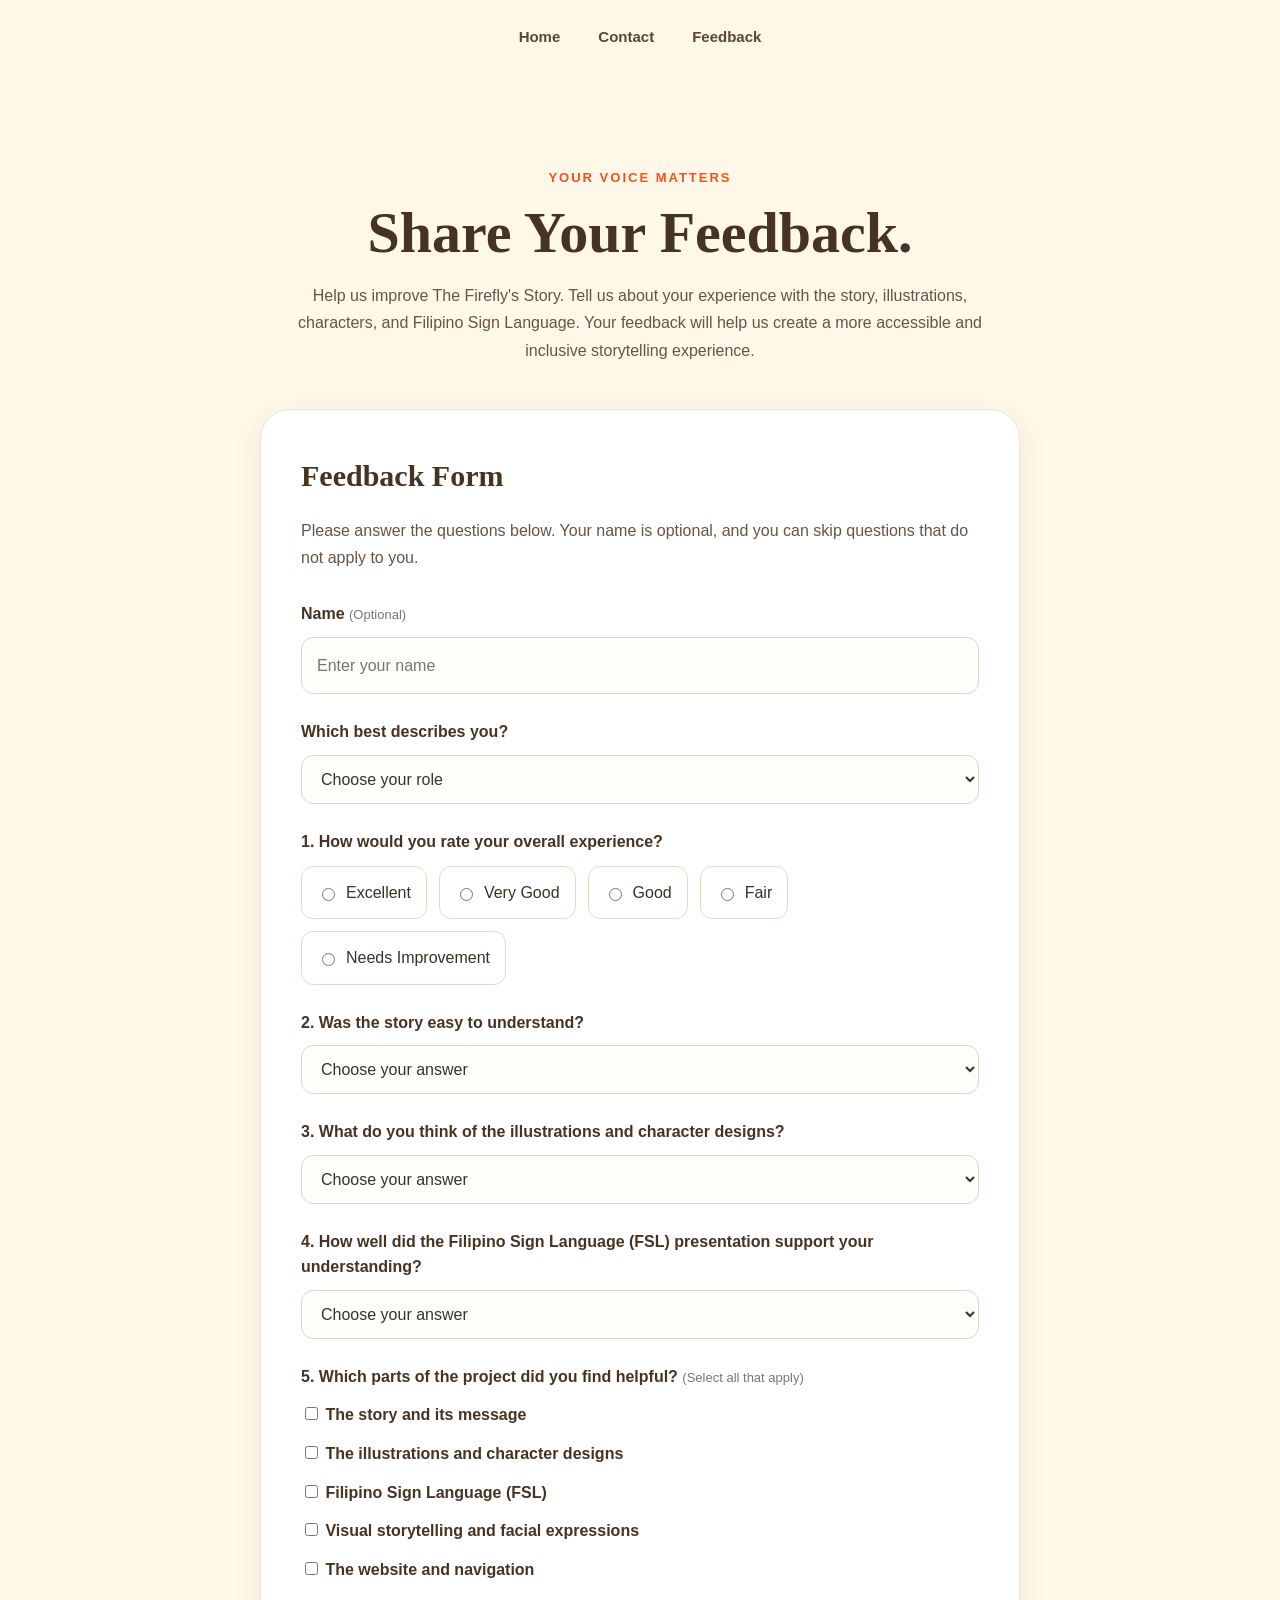
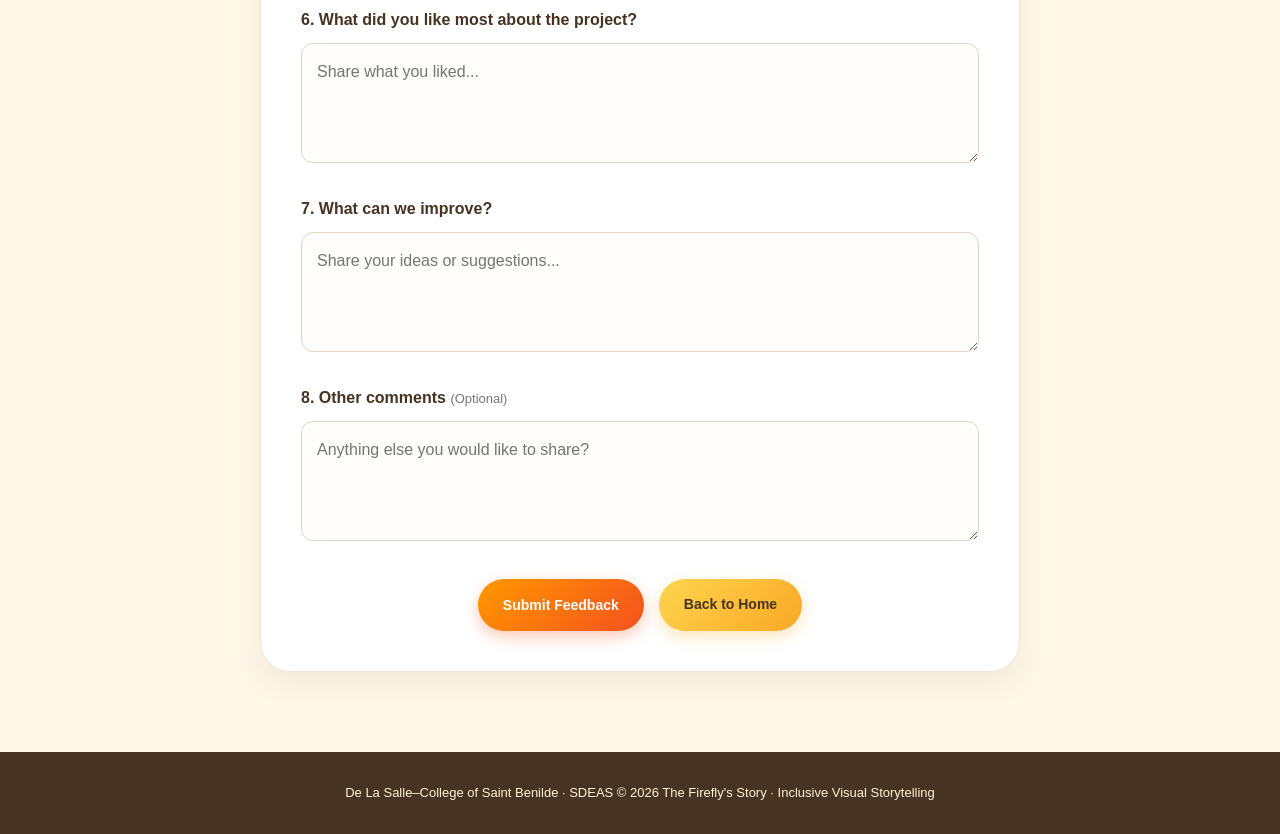
<file: feedbackone.html>
<!DOCTYPE html>
<html lang="en">

<head>
  <meta charset="UTF-8">
  <meta name="viewport" content="width=device-width, initial-scale=1.0">

  <meta name="description" content="Share your feedback about The Firefly's Story: When Hands Begin to Glow.">

  <title>The Firefly's Story | Feedback</title>

  <style>

    /* GENERAL */

    * {
      box-sizing: border-box;
    }

    body {
      margin: 0;
      background: #fff8e8;
      color: #3b3025;
      font-family: Arial, Helvetica, sans-serif;
      line-height: 1.7;
    }

    /* HEADER AND NAVIGATION */

    header {
      width: 100%;
      display: flex;
      justify-content: center;
      align-items: center;
      padding: 24px 40px;
    }

    header nav {
      display: flex;
      justify-content: center;
      align-items: center;
      gap: 38px;
      flex-wrap: wrap;
    }

    header nav a {
      color: #5c4632;
      text-decoration: none;
      font-weight: 700;
      font-size: 15px;
      transition: color 0.25s ease, transform 0.25s ease;
    }

    header nav a:hover {
      color: #f4511e;
      transform: translateY(-3px);
    }

    header nav a.active {
      color: #f4511e;
      font-weight: 800;
    }

    /* PAGE HEADER */

    .page-wrap {
      max-width: 1100px;
      margin: 0 auto;
      padding: 80px 25px;
    }

    .eyebrow {
      text-align: center;
      font-size: 13px;
      font-weight: 800;
      letter-spacing: 2px;
      color: #f4511e;
    }

    .page-title {
      color: #463322;
      font-family: Georgia, serif;
      font-size: 58px;
      line-height: 1.08;
      text-align: center;
      margin: 12px 0 18px;
    }

    .lead {
      max-width: 700px;
      margin: 0 auto;
      color: #685443;
      text-align: center;
      line-height: 1.7;
    }

    /* FEEDBACK FORM */

    .feedback-card {
      max-width: 760px;
      margin: 45px auto 0;
      padding: 40px;
      background: #ffffff;
      border: 1px solid #f0e5d6;
      border-radius: 30px;
      box-shadow: 0 10px 30px rgba(70, 51, 34, 0.08);
    }

    .feedback-card h2 {
      font-family: Georgia, serif;
      font-size: 30px;
      margin: 0 0 10px;
      color: #463322;
    }

    .form-intro {
      line-height: 1.7;
      color: #685443;
      margin-bottom: 30px;
    }

    .form-group {
      margin-bottom: 25px;
    }

    .form-group > label,
    .question-title {
      display: block;
      font-weight: 700;
      margin-bottom: 10px;
      line-height: 1.6;
      color: #463322;
    }

    .optional {
      font-size: 13px;
      font-weight: 400;
      color: #777;
    }

    .form-group input:not([type="radio"]):not([type="checkbox"]),
    .form-group select,
    .form-group textarea {
      width: 100%;
      padding: 14px 15px;
      border: 1px solid #dfd5c9;
      border-radius: 12px;
      background: #fffdf9;
      color: #333;
      font: inherit;
      outline: none;
      transition: border-color 0.2s ease, box-shadow 0.2s ease;
    }

    .form-group textarea {
      min-height: 120px;
      resize: vertical;
    }

    .form-group input:focus,
    .form-group select:focus,
    .form-group textarea:focus {
      border-color: #f4511e;
      box-shadow: 0 0 0 3px rgba(244, 81, 30, 0.12);
    }

    /* RATING */

    .rating-options {
      display: flex;
      flex-wrap: wrap;
      gap: 12px;
      margin-top: 12px;
    }

    .rating-option {
      display: flex;
      align-items: center;
      gap: 8px;
      padding: 12px 15px;
      border: 1px solid #ead9c4;
      border-radius: 12px;
      cursor: pointer;
      transition: background 0.2s ease, border-color 0.2s ease;
    }

    .rating-option:has(input:checked) {
      background: #fff3d6;
      border-color: #f9a825;
    }

    .rating-option input {
      accent-color: #f4511e;
    }

    /* CHECKBOXES */

    .check-option {
      display: flex;
      align-items: flex-start;
      gap: 10px;
      margin: 13px 0;
      line-height: 1.6;
      cursor: pointer;
    }

    .check-option input {
      margin-top: 5px;
      accent-color: #f4511e;
      flex-shrink: 0;
    }

    /* BUTTONS */

    .form-actions {
      display: flex;
      justify-content: center;
      flex-wrap: wrap;
      gap: 15px;
      margin-top: 30px;
    }

    .submit-btn,
    .back-link {
      display: inline-flex;
      justify-content: center;
      align-items: center;
      padding: 14px 25px;
      border: none;
      border-radius: 50px;
      font-size: 14px;
      font-weight: 800;
      text-decoration: none;
      cursor: pointer;
      transition: transform 0.25s ease, box-shadow 0.25s ease;
      -webkit-tap-highlight-color: transparent;
    }

    /* =====================================
       ORANGE SUBMIT FEEDBACK BUTTON
       SAME GLOW AS LEARN BASIC FSL
    ===================================== */

    .submit-btn {
      background: linear-gradient(135deg, #ff9800, #f4511e);
      color: #ffffff;
      box-shadow: 0 6px 15px rgba(244, 81, 30, 0.3);
    }

    .submit-btn:hover {
      transform: translateY(-4px);
      box-shadow:
        0 0 15px #ffcc80,
        0 0 30px #ff9800,
        0 0 50px #f4511e,
        0 10px 35px rgba(244, 81, 30, 0.6);
    }

    .submit-btn:active {
      transform: scale(0.94);
      animation: fireflyButtonGlow 0.85s ease-out;
    }

    .submit-btn:disabled {
      opacity: 0.6;
      cursor: not-allowed;
      transform: none;
      box-shadow: none;
    }

    /* =====================================
       YELLOW BACK TO HOME BUTTON
    ===================================== */

    .back-link {
      background: linear-gradient(135deg, #ffd54f, #f9a825);
      color: #463322;
      box-shadow: 0 6px 15px rgba(249, 168, 37, 0.3);
    }

    .back-link:hover {
      transform: translateY(-4px);
      box-shadow:
        0 0 12px #ffd54f,
        0 0 25px #ffca28,
        0 0 45px #ffab40,
        0 10px 30px rgba(249, 168, 37, 0.6);
    }

    .back-link:active {
      transform: scale(0.96);
      box-shadow:
        0 0 18px #ffd54f,
        0 0 35px #ffca28,
        0 0 60px #ffab40;
    }

    /* =====================================
       FIRE FLY GLOW ANIMATION
    ===================================== */

    @keyframes fireflyButtonGlow {

      0% {
        transform: scale(0.97);
        box-shadow: 0 6px 15px rgba(249, 168, 37, 0.25);
      }

      30% {
        transform: scale(1.05);
        box-shadow:
          0 0 20px #ffffff,
          0 0 45px #ffcc80,
          0 0 80px #ff9800,
          0 0 120px #f4511e;
      }

      60% {
        transform: scale(1.02);
        box-shadow:
          0 0 25px #ffffff,
          0 0 55px #ffcc80,
          0 0 95px #ff9800,
          0 0 140px #f4511e;
      }

      100% {
        transform: scale(1);
        box-shadow: 0 6px 15px rgba(244, 81, 30, 0.3);
      }

    }

    /* FORM MESSAGE */

    .form-message {
      display: none;
      margin-top: 25px;
      padding: 18px;
      border-radius: 12px;
      background: #fff3d6;
      color: #674214;
      line-height: 1.7;
      text-align: center;
    }

    .form-message.visible {
      display: block;
    }

    /* FOOTER */

    footer {
      background: #463322;
      color: #fff3d6;
      text-align: center;
      padding: 30px 20px;
      line-height: 1.7;
      font-size: 13px;
    }

    /* RESPONSIVE */

    @media (max-width: 900px) {

      .page-wrap {
        padding: 60px 30px;
      }

      .page-title {
        font-size: 48px;
      }

    }

    @media (max-width: 600px) {

      header {
        padding: 20px;
      }

      header nav {
        gap: 20px;
      }

      header nav a {
        font-size: 14px;
      }

      .page-wrap {
        padding: 45px 18px;
      }

      .page-title {
        font-size: 38px;
      }

      .lead {
        font-size: 15px;
      }

      .feedback-card {
        padding: 25px 20px;
        margin-top: 30px;
        border-radius: 20px;
      }

      .feedback-card h2 {
        font-size: 25px;
      }

      .rating-options {
        flex-direction: column;
        gap: 8px;
      }

      .rating-option {
        width: 100%;
      }

      .form-actions {
        flex-direction: column;
      }

      .submit-btn,
      .back-link {
        width: 100%;
      }

    }

    /* REDUCED MOTION */

    @media (prefers-reduced-motion: reduce) {

      *,
      *::before,
      *::after {
        transition: none !important;
        animation: none !important;
        scroll-behavior: auto !important;
      }

    }

  </style>
</head>

<body>

  <!-- HEADER -->

  <header>
    <nav aria-label="Main navigation">

      <a href="index.html">
        Home
      </a>

      <a href="contact.html">
        Contact
      </a>

      <a href="feedbackone.html">
        Feedback
      </a>

    </nav>
  </header>

  <!-- MAIN -->

  <main class="page-wrap">

    <p class="eyebrow">YOUR VOICE MATTERS</p>

    <h1 class="page-title">
      Share Your Feedback.
    </h1>

    <p class="lead">
      Help us improve The Firefly's Story. Tell us about your experience
      with the story, illustrations, characters, and Filipino Sign Language.
      Your feedback will help us create a more accessible and inclusive
      storytelling experience.
    </p>

    <!-- FEEDBACK FORM -->

    <section class="feedback-card" aria-labelledby="form-title">

      <h2 id="form-title">Feedback Form</h2>

      <p class="form-intro">
        Please answer the questions below. Your name is optional,
        and you can skip questions that do not apply to you.
      </p>

      <form id="feedbackForm">

        <!-- NAME -->

        <div class="form-group">

          <label for="name">
            Name <span class="optional">(Optional)</span>
          </label>

          <input
            type="text"
            id="name"
            name="name"
            placeholder="Enter your name"
            autocomplete="name">

        </div>

        <!-- ROLE -->

        <div class="form-group">

          <label for="role">Which best describes you?</label>

          <select id="role" name="role" required>

            <option value="">Choose your role</option>
            <option value="Deaf">Deaf</option>
            <option value="Hard of Hearing">Hard of Hearing</option>
            <option value="Hearing">Hearing</option>
            <option value="Student">Student</option>
            <option value="Teacher or Educator">Teacher or Educator</option>
            <option value="Parent or Guardian">Parent or Guardian</option>
            <option value="Other">Other</option>
            <option value="Prefer not to say">Prefer not to say</option>

          </select>

        </div>

        <!-- OVERALL RATING -->

        <div class="form-group">

          <p class="question-title">
            1. How would you rate your overall experience?
          </p>

          <div class="rating-options">

            <label class="rating-option">
              <input type="radio" name="overall" value="5" required>
              <span>Excellent</span>
            </label>

            <label class="rating-option">
              <input type="radio" name="overall" value="4">
              <span>Very Good</span>
            </label>

            <label class="rating-option">
              <input type="radio" name="overall" value="3">
              <span>Good</span>
            </label>

            <label class="rating-option">
              <input type="radio" name="overall" value="2">
              <span>Fair</span>
            </label>

            <label class="rating-option">
              <input type="radio" name="overall" value="1">
              <span>Needs Improvement</span>
            </label>

          </div>

        </div>

        <!-- STORY -->

        <div class="form-group">

          <label for="story">
            2. Was the story easy to understand?
          </label>

          <select id="story" name="story" required>

            <option value="">Choose your answer</option>
            <option value="Very easy">Very easy</option>
            <option value="Easy">Easy</option>
            <option value="Somewhat easy">Somewhat easy</option>
            <option value="Difficult">Difficult</option>
            <option value="Very difficult">Very difficult</option>

          </select>

        </div>

        <!-- ILLUSTRATIONS -->

        <div class="form-group">

          <label for="illustrations">
            3. What do you think of the illustrations and character designs?
          </label>

          <select id="illustrations" name="illustrations" required>

            <option value="">Choose your answer</option>
            <option value="Excellent">Excellent</option>
            <option value="Very good">Very good</option>
            <option value="Good">Good</option>
            <option value="Fair">Fair</option>
            <option value="Needs improvement">Needs improvement</option>

          </select>

        </div>

        <!-- FSL -->

        <div class="form-group">

          <label for="fsl">
            4. How well did the Filipino Sign Language (FSL)
            presentation support your understanding?
          </label>

          <select id="fsl" name="fsl" required>

            <option value="">Choose your answer</option>
            <option value="Very well">Very well</option>
            <option value="Well">Well</option>
            <option value="Somewhat">Somewhat</option>
            <option value="Not very well">Not very well</option>
            <option value="Not applicable">Not applicable</option>

          </select>

        </div>

        <!-- ACCESSIBILITY -->

        <div class="form-group">

          <p class="question-title">
            5. Which parts of the project did you find helpful?
            <span class="optional">(Select all that apply)</span>
          </p>

          <label class="check-option">
            <input type="checkbox" name="helpful" value="Story">
            <span>The story and its message</span>
          </label>

          <label class="check-option">
            <input type="checkbox" name="helpful" value="Illustrations">
            <span>The illustrations and character designs</span>
          </label>

          <label class="check-option">
            <input type="checkbox" name="helpful" value="FSL">
            <span>Filipino Sign Language (FSL)</span>
          </label>

          <label class="check-option">
            <input type="checkbox" name="helpful" value="Visual storytelling">
            <span>Visual storytelling and facial expressions</span>
          </label>

          <label class="check-option">
            <input type="checkbox" name="helpful" value="Website">
            <span>The website and navigation</span>
          </label>

        </div>

        <!-- WHAT THEY LIKED -->

        <div class="form-group">

          <label for="suggestions">
            6. What did you like most about the project?
          </label>

          <textarea
            id="suggestions"
            name="suggestions"
            placeholder="Share what you liked..."></textarea>

        </div>

        <!-- IMPROVEMENTS -->

        <div class="form-group">

          <label for="improvements">
            7. What can we improve?
          </label>

          <textarea
            id="improvements"
            name="improvements"
            placeholder="Share your ideas or suggestions..."></textarea>

        </div>

        <!-- OTHER COMMENTS -->

        <div class="form-group">

          <label for="comments">
            8. Other comments
            <span class="optional">(Optional)</span>
          </label>

          <textarea
            id="comments"
            name="comments"
            placeholder="Anything else you would like to share?"></textarea>

        </div>

        <!-- BUTTONS -->

        <div class="form-actions">

          <button type="submit" class="submit-btn">
            Submit Feedback
          </button>

          <a href="index.html" class="back-link">
            Back to Home
          </a>

        </div>

        <!-- CONFIRMATION MESSAGE -->

        <div
          id="formMessage"
          class="form-message"
          role="status"
          aria-live="polite"
          tabindex="-1">
        </div>

      </form>

    </section>

  </main>

  <!-- FOOTER -->

  <footer>
    De La Salle–College of Saint Benilde · SDEAS © 2026 The Firefly's Story · Inclusive Visual Storytelling
  </footer>

  <!-- JAVASCRIPT -->

  <script>

    // PASTE YOUR GOOGLE APPS SCRIPT WEB APP URL HERE

    const GOOGLE_SCRIPT_URL =
      "PASTE_YOUR_GOOGLE_APPS_SCRIPT_WEB_APP_URL_HERE";

    const feedbackForm = document.getElementById("feedbackForm");

    const formMessage = document.getElementById("formMessage");

    const submitButton =
      feedbackForm.querySelector('button[type="submit"]');

    feedbackForm.addEventListener("submit", async function(event) {

      event.preventDefault();

      if (!feedbackForm.reportValidity()) {
        return;
      }

      if (
        GOOGLE_SCRIPT_URL ===
        "PASTE_YOUR_GOOGLE_APPS_SCRIPT_WEB_APP_URL_HERE"
      ) {

        formMessage.textContent =
          "Your form is ready, but it is not connected yet. Please complete the Google Sheets setup and add your web app URL.";

        formMessage.classList.add("visible");
        formMessage.focus();

        return;
      }

      const formData = new FormData(feedbackForm);

      const responseData = {};

      for (const [key, value] of formData.entries()) {

        if (key === "helpful") {

          if (!responseData.helpful) {
            responseData.helpful = [];
          }

          responseData.helpful.push(value);

        } else {

          responseData[key] = value;

        }

      }

      submitButton.disabled = true;
      submitButton.textContent = "Submitting...";

      try {

        await fetch(GOOGLE_SCRIPT_URL, {
          method: "POST",
          mode: "no-cors",
          headers: {
            "Content-Type": "text/plain;charset=utf-8"
          },
          body: JSON.stringify(responseData)
        });

        formMessage.textContent =
          "Thank you for sharing your feedback! We appreciate your time and suggestions.";

        formMessage.classList.add("visible");
        formMessage.focus();

        feedbackForm.reset();

      } catch (error) {

        formMessage.textContent =
          "Sorry, we could not send your feedback. Please check your internet connection and try again.";

        formMessage.classList.add("visible");
        formMessage.focus();

      } finally {

        submitButton.disabled = false;
        submitButton.textContent = "Submit Feedback";

      }

    });

  </script>

</body>
</html>
</file>
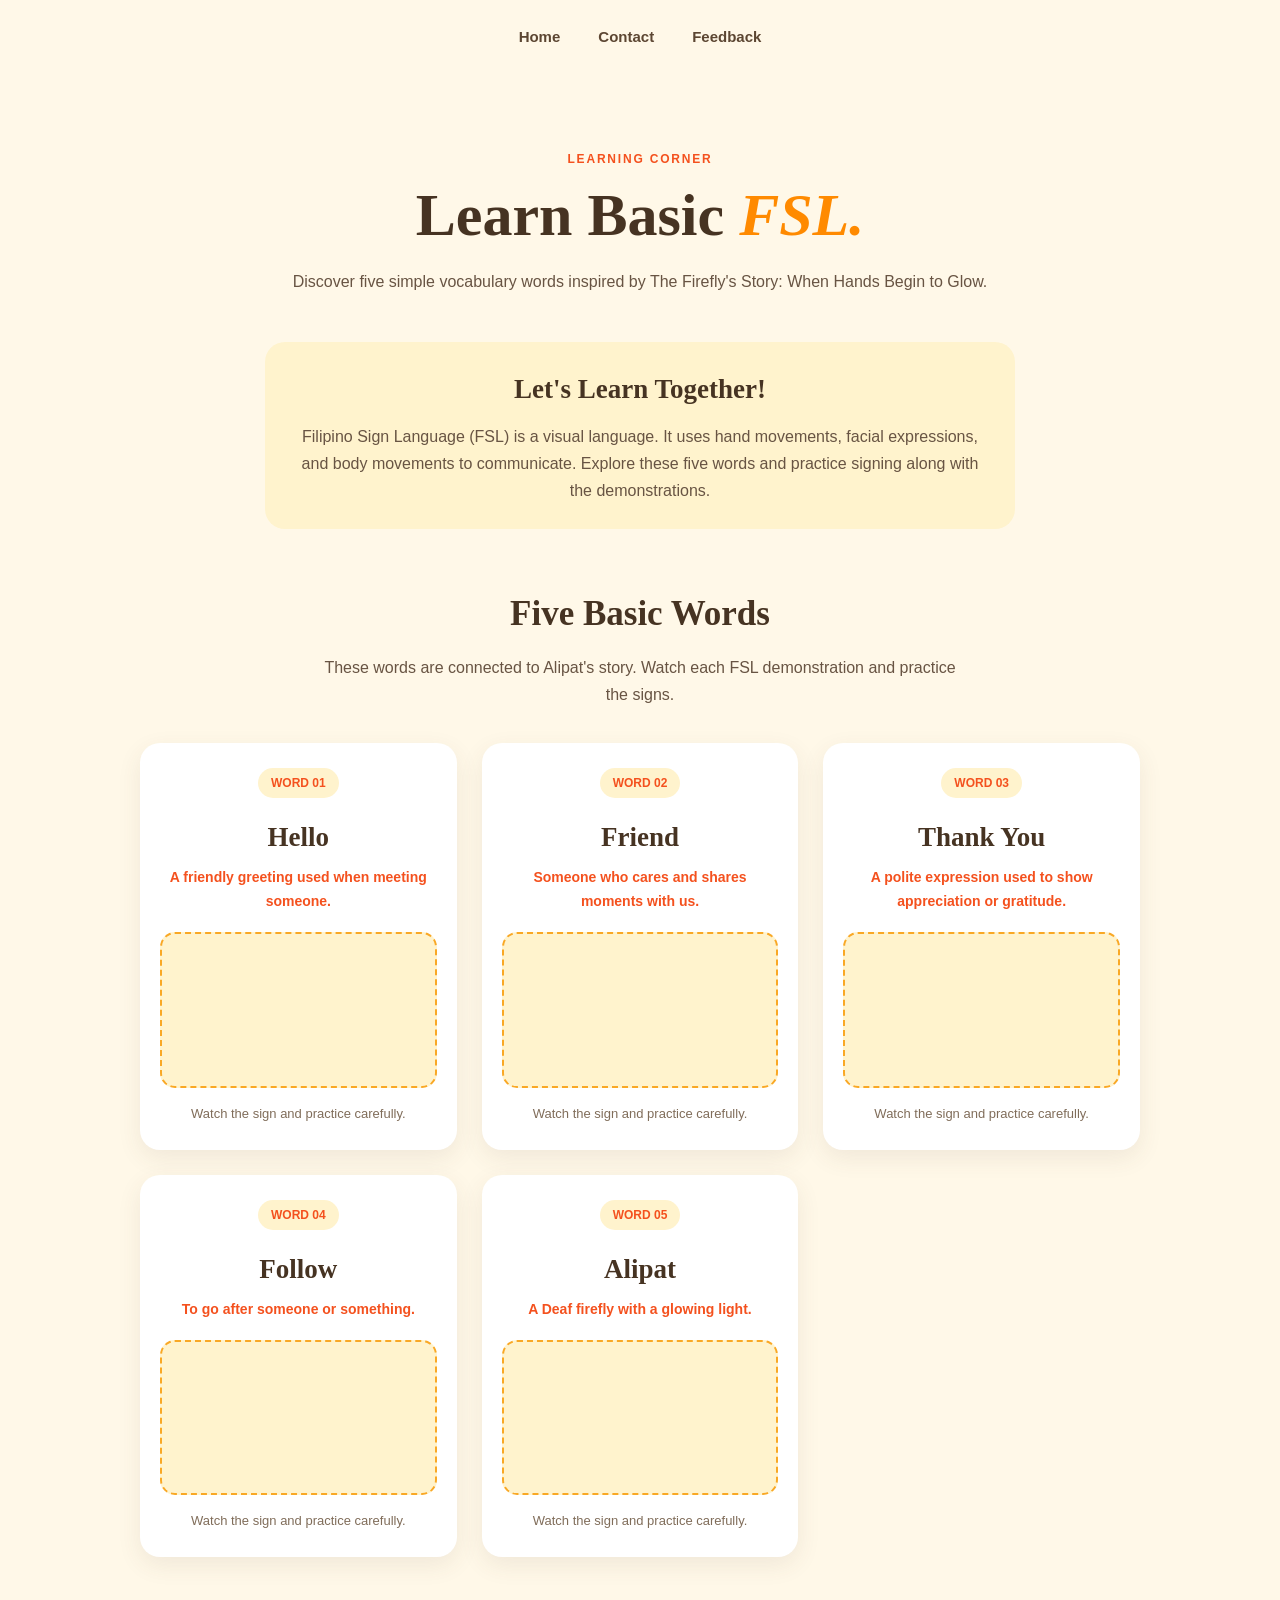
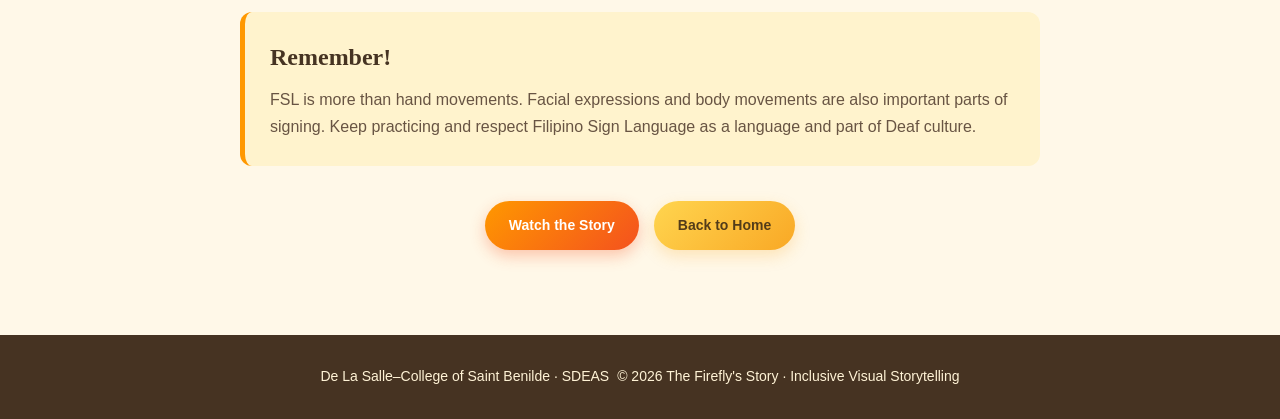
<file: fsl.html>
<!DOCTYPE html>
<html lang="en">

<head>

  <meta charset="UTF-8">
  <meta name="viewport" content="width=device-width, initial-scale=1.0">

  <meta name="description" content="Learn five basic Filipino Sign Language vocabulary words inspired by The Firefly's Story.">

  <title>The Firefly's Story | Learn Basic FSL</title>

  <style>

    /* =====================================
       GENERAL DESIGN
    ===================================== */

    * {
      box-sizing: border-box;
    }

    body {
      margin: 0;
      font-family: Arial, Helvetica, sans-serif;
      background: #fff8e8;
      color: #3b3025;
      line-height: 1.7;
    }

    /* =====================================
       HEADER AND NAVIGATION
    ===================================== */

    header {
      width: 100%;
      display: flex;
      justify-content: center;
      align-items: center;
      padding: 24px 40px;
    }

    nav {
      display: flex;
      justify-content: center;
      align-items: center;
      gap: 38px;
      flex-wrap: wrap;
    }

    nav a {
      text-decoration: none;
      font-weight: 700;
      font-size: 15px;
      color: #5c4632;
      transition: color 0.3s ease, transform 0.3s ease;
    }

    nav a:hover {
      color: #f4511e;
      transform: translateY(-3px);
    }

    nav a.active {
      color: #f4511e;
      font-weight: 800;
    }

    nav a:focus-visible,
    .back-home:focus-visible,
    .watch-story:focus-visible {
      outline: 3px solid #ffd54f;
      outline-offset: 4px;
    }

    /* =====================================
       MAIN PAGE
    ===================================== */

    .page-wrap {
      max-width: 1100px;
      margin: 0 auto;
      padding: 75px 25px;
      text-align: center;
    }

    .eyebrow {
      color: #f4511e;
      font-size: 12px;
      font-weight: 800;
      letter-spacing: 0.15em;
      text-transform: uppercase;
      margin: 0 0 12px;
    }

    .page-title {
      font-family: Georgia, serif;
      font-size: 60px;
      line-height: 1.15;
      margin: 10px auto 18px;
      color: #463322;
    }

    .page-title span {
      color: #ff8a00;
      font-style: italic;
    }

    .lead {
      color: #685443;
      max-width: 700px;
      margin: 0 auto;
      line-height: 1.8;
    }

    /* =====================================
       INTRODUCTION
    ===================================== */

    .intro {
      max-width: 750px;
      margin: 45px auto 35px;
      padding: 25px;
      background: #fff3cd;
      border-radius: 20px;
    }

    .intro h2 {
      font-family: Georgia, serif;
      font-size: 27px;
      color: #463322;
      margin: 0 0 10px;
    }

    .intro p {
      color: #685443;
      margin: 0;
    }

    /* =====================================
       FSL VOCABULARY GRID
    ===================================== */

    .vocabulary-section {
      margin-top: 55px;
    }

    .section-title {
      font-family: Georgia, serif;
      font-size: 35px;
      color: #463322;
      margin-bottom: 10px;
    }

    .section-description {
      color: #685443;
      margin: 0 auto 35px;
      max-width: 650px;
    }

    .vocabulary-grid {
      display: grid;
      grid-template-columns: repeat(3, 1fr);
      gap: 25px;
      max-width: 1000px;
      margin: 0 auto;
    }

    /* =====================================
       VOCABULARY CARDS
    ===================================== */

    .word-card {
      background: #ffffff;
      border-radius: 20px;
      padding: 25px 20px;
      box-shadow: 0 8px 25px rgba(92, 70, 50, 0.09);
      transition: transform 0.3s ease, box-shadow 0.3s ease;
      text-align: center;
    }

    .word-card:hover {
      transform: translateY(-6px);
      box-shadow: 0 12px 30px rgba(244, 129, 30, 0.18);
    }

    .word-number {
      display: inline-block;
      background: #fff3cd;
      color: #f4511e;
      padding: 5px 13px;
      border-radius: 30px;
      font-size: 12px;
      font-weight: 800;
      margin-bottom: 12px;
    }

    .word-card h3 {
      font-family: Georgia, serif;
      color: #463322;
      font-size: 27px;
      margin: 5px 0;
    }

    .word-card .meaning {
      color: #f4511e;
      font-weight: 700;
      font-size: 14px;
      margin: 0 0 18px;
    }

    /* =====================================
       FSL VIDEO PLACEHOLDER
    ===================================== */

    .fsl-video {
      width: 100%;
      aspect-ratio: 16 / 9;
      background: #fff3cd;
      border: 2px dashed #f9a825;
      border-radius: 15px;
      display: flex;
      flex-direction: column;
      justify-content: center;
      align-items: center;
      padding: 15px;
      color: #8a642d;
      overflow: hidden;
    }

    .fsl-video iframe {
      width: 100%;
      height: 100%;
      border: none;
      border-radius: 12px;
    }

    .video-placeholder {
      font-size: 14px;
      font-weight: 700;
      text-align: center;
    }

    .video-placeholder span {
      display: block;
      font-size: 30px;
      margin-bottom: 8px;
    }

    .word-note {
      font-size: 13px;
      color: #806d5a;
      margin: 15px 0 0;
    }

    /* =====================================
       LEARNING REMINDER
    ===================================== */

    .learning-note {
      max-width: 800px;
      margin: 55px auto 20px;
      padding: 25px;
      background: #fff3cd;
      border-left: 5px solid #ff9800;
      border-radius: 12px;
      text-align: left;
    }

    .learning-note h2 {
      font-family: Georgia, serif;
      color: #463322;
      font-size: 24px;
      margin: 0 0 8px;
    }

    .learning-note p {
      color: #685443;
      margin: 0;
    }

    /* =====================================
       BUTTONS
    ===================================== */

    .button-wrapper {
      display: flex;
      justify-content: center;
      align-items: center;
      flex-wrap: wrap;
      gap: 15px;
      margin: 35px 0 10px;
    }

    .back-home,
    .watch-story {
      display: inline-flex;
      align-items: center;
      justify-content: center;
      padding: 13px 24px;
      border-radius: 50px;
      text-decoration: none;
      font-weight: 700;
      font-size: 14px;
      transition: transform 0.25s ease, box-shadow 0.25s ease;
      -webkit-tap-highlight-color: transparent;
    }

    /* ORANGE WATCH STORY BUTTON */

    .watch-story {
      background: linear-gradient(135deg, #ff9800, #f4511e);
      color: #ffffff;
      box-shadow: 0 6px 15px rgba(244, 81, 30, 0.3);
    }

    .watch-story:hover {
      transform: translateY(-4px);
      box-shadow:
        0 0 15px #ffcc80,
        0 0 30px #ff9800,
        0 0 50px #f4511e;
    }

    /* YELLOW BACK TO HOME BUTTON */

    .back-home {
      background: linear-gradient(135deg, #ffd54f, #f9a825);
      color: #533c19;
      box-shadow: 0 6px 15px rgba(249, 168, 37, 0.25);
    }

    .back-home:hover {
      transform: translateY(-4px);
      box-shadow:
        0 0 15px #fff176,
        0 0 30px #ffd54f,
        0 0 50px #ffb300;
    }

    .back-home:active,
    .watch-story:active {
      transform: scale(0.94);
      animation: fireflyButtonGlow 0.85s ease-out;
    }

    @keyframes fireflyButtonGlow {

      0% {
        transform: scale(0.97);
        box-shadow: 0 6px 15px rgba(249, 168, 37, 0.25);
      }

      30% {
        transform: scale(1.05);
        box-shadow:
          0 0 20px #ffffff,
          0 0 45px #fff176,
          0 0 80px #ffd54f,
          0 0 120px #ffb300;
      }

      60% {
        transform: scale(1.02);
        box-shadow:
          0 0 25px #ffffff,
          0 0 55px #fff59d,
          0 0 95px #ffd54f;
      }

      100% {
        transform: scale(1);
        box-shadow: 0 6px 15px rgba(249, 168, 37, 0.25);
      }

    }

    /* =====================================
       FOOTER
    ===================================== */

    footer {
      display: flex;
      justify-content: center;
      align-items: center;
      gap: 8px;
      text-align: center;
      padding: 30px 20px;
      flex-wrap: wrap;
      background: #463322;
      color: #fff3d6;
      line-height: 1.7;
      font-size: 14px;
    }

    footer p {
      margin: 0;
    }

    /* =====================================
       RESPONSIVE DESIGN
    ===================================== */

    @media (max-width: 900px) {

      .page-wrap {
        padding: 60px 25px;
      }

      .page-title {
        font-size: 52px;
      }

      .vocabulary-grid {
        grid-template-columns: repeat(2, 1fr);
      }

    }

    @media (max-width: 600px) {

      header {
        padding: 20px;
      }

      nav {
        gap: 20px;
      }

      nav a {
        font-size: 14px;
      }

      .page-wrap {
        padding: 50px 20px 70px;
      }

      .page-title {
        font-size: 40px;
      }

      .lead {
        font-size: 15px;
      }

      .intro {
        padding: 20px;
        margin-top: 35px;
      }

      .intro h2 {
        font-size: 23px;
      }

      .section-title {
        font-size: 29px;
      }

      .vocabulary-grid {
        grid-template-columns: 1fr;
        gap: 20px;
      }

      .word-card {
        padding: 22px 18px;
      }

      .learning-note {
        padding: 20px;
      }

    }

    /* =====================================
       REDUCED MOTION ACCESSIBILITY
    ===================================== */

    @media (prefers-reduced-motion: reduce) {

      *,
      *::before,
      *::after {
        animation: none !important;
        transition: none !important;
      }

      .word-card:hover,
      .back-home:hover,
      .watch-story:hover {
        transform: none;
      }

    }

  </style>

</head>

<body>

  <!-- =====================================
       HEADER AND NAVIGATION
  ===================================== -->

<header>

    <nav aria-label="Main navigation">

      <a href="index.html">
        Home
      </a>

      <a href="contact.html">
        Contact
      </a>

      <a href="feedbackone.html">
        Feedback
      </a>

    </nav>

  </header>


  <!-- =====================================
       MAIN CONTENT
  ===================================== -->

  <main class="page-wrap">

    <p class="eyebrow">
      LEARNING CORNER
    </p>

    <h1 class="page-title">
      Learn Basic <span>FSL.</span>
    </h1>

    <p class="lead">
      Discover five simple vocabulary words inspired by
      The Firefly's Story: When Hands Begin to Glow.
    </p>


    <!-- =====================================
         INTRODUCTION
    ===================================== -->

    <section class="intro">

      <h2>
        Let's Learn Together!
      </h2>

      <p>
        Filipino Sign Language (FSL) is a visual language.
        It uses hand movements, facial expressions, and body
        movements to communicate. Explore these five words
        and practice signing along with the demonstrations.
      </p>

    </section>


    <!-- =====================================
         FIVE FSL VOCABULARY WORDS
    ===================================== -->

    <section class="vocabulary-section">

      <h2 class="section-title">
        Five Basic Words
      </h2>

      <p class="section-description">
        These words are connected to Alipat's story.
        Watch each FSL demonstration and practice the signs.
      </p>


      <div class="vocabulary-grid">


        <!-- WORD 1: FIREFLY -->

       <article class="word-card">

  <span class="word-number">WORD 01</span>

  <h3>Hello</h3>

  <p class="meaning">
    A friendly greeting used when meeting someone.
  </p>

  <div class="fsl-video">
    <iframe
      src="https://www.youtube.com/embed/hoKwU1Z9qDY?si=2y4FhrKFElpQELMQ"
      title="Hello - Filipino Sign Language"
      frameborder="0"
      allowfullscreen>
    </iframe>
  </div>

  <p class="word-note">
    Watch the sign and practice carefully.
  </p>

</article>


<!-- WORD 2: FRIEND -->

<article class="word-card">

  <span class="word-number">WORD 02</span>

  <h3>Friend</h3>

  <p class="meaning">
    Someone who cares and shares moments with us.
  </p>

  <div class="fsl-video">
    <iframe
      src="https://www.youtube.com/embed/0Sm9KENRl00?si=aDLC-OvdEkB_RJNT"
      title="Friend - Filipino Sign Language"
      frameborder="0"
      allowfullscreen>
    </iframe>
  </div>

  <p class="word-note">
    Watch the sign and practice carefully.
  </p>

</article>


<!-- WORD 3: THANK YOU -->

<article class="word-card">

  <span class="word-number">WORD 03</span>

  <h3>Thank You</h3>

  <p class="meaning">
    A polite expression used to show appreciation or gratitude.
  </p>

  <div class="fsl-video">
    <iframe
      src="https://www.youtube.com/embed/y8hPJ4AKJgU?si=QEqpfZfUa14NfRQZ"
      title="Thank You - Filipino Sign Language"
      frameborder="0"
      allowfullscreen>
    </iframe>
  </div>

  <p class="word-note">
    Watch the sign and practice carefully.
  </p>

</article>


<!-- WORD 4: FOLLOW -->

<article class="word-card">

  <span class="word-number">WORD 04</span>

  <h3>Follow</h3>

  <p class="meaning">
    To go after someone or something.
  </p>

  <div class="fsl-video">
    <iframe
      src="https://www.youtube.com/embed/ad1Hdw0OubQ?si=Nxoedhq7A2N6KfoB"
      title="Follow - Filipino Sign Language"
      frameborder="0"
      allowfullscreen>
    </iframe>
  </div>

  <p class="word-note">
    Watch the sign and practice carefully.
  </p>

</article>


<!-- WORD 5: ALIPAT -->

<article class="word-card">

  <span class="word-number">WORD 05</span>

  <h3>Alipat</h3>

  <p class="meaning">
    A Deaf firefly with a glowing light.
  </p>

  <div class="fsl-video">
    <iframe
      src="https://www.youtube.com/embed/6gWrFtPjJ0o?si=RaAIswo_v2zn2nE5"
      title="Alipat - Filipino Sign Language"
      frameborder="0"
      allowfullscreen>
    </iframe>
  </div>

  <p class="word-note">
    Watch the sign and practice carefully.
  </p>

</article>

      </div>

    </section>


    <!-- =====================================
         LEARNING REMINDER
    ===================================== -->

    <section class="learning-note">

      <h2>
        Remember!
      </h2>

      <p>
        FSL is more than hand movements. Facial expressions
        and body movements are also important parts of signing.
        Keep practicing and respect Filipino Sign Language
        as a language and part of Deaf culture.
      </p>

    </section>


    <!-- =====================================
         NAVIGATION BUTTONS
    ===================================== -->

    <div class="button-wrapper">

      <a
        href="video.html"
        class="watch-story">
        Watch the Story
      </a>

      <a
        href="index.html"
        class="back-home">
        Back to Home
      </a>

    </div>

  </main>


  <!-- =====================================
       FOOTER
  ===================================== -->

  <footer>

    <p>
      De La Salle–College of Saint Benilde · SDEAS
    </p>

    <p>
      © 2026 The Firefly's Story · Inclusive Visual Storytelling
    </p>

</footer>

</body>

</html>
</file>
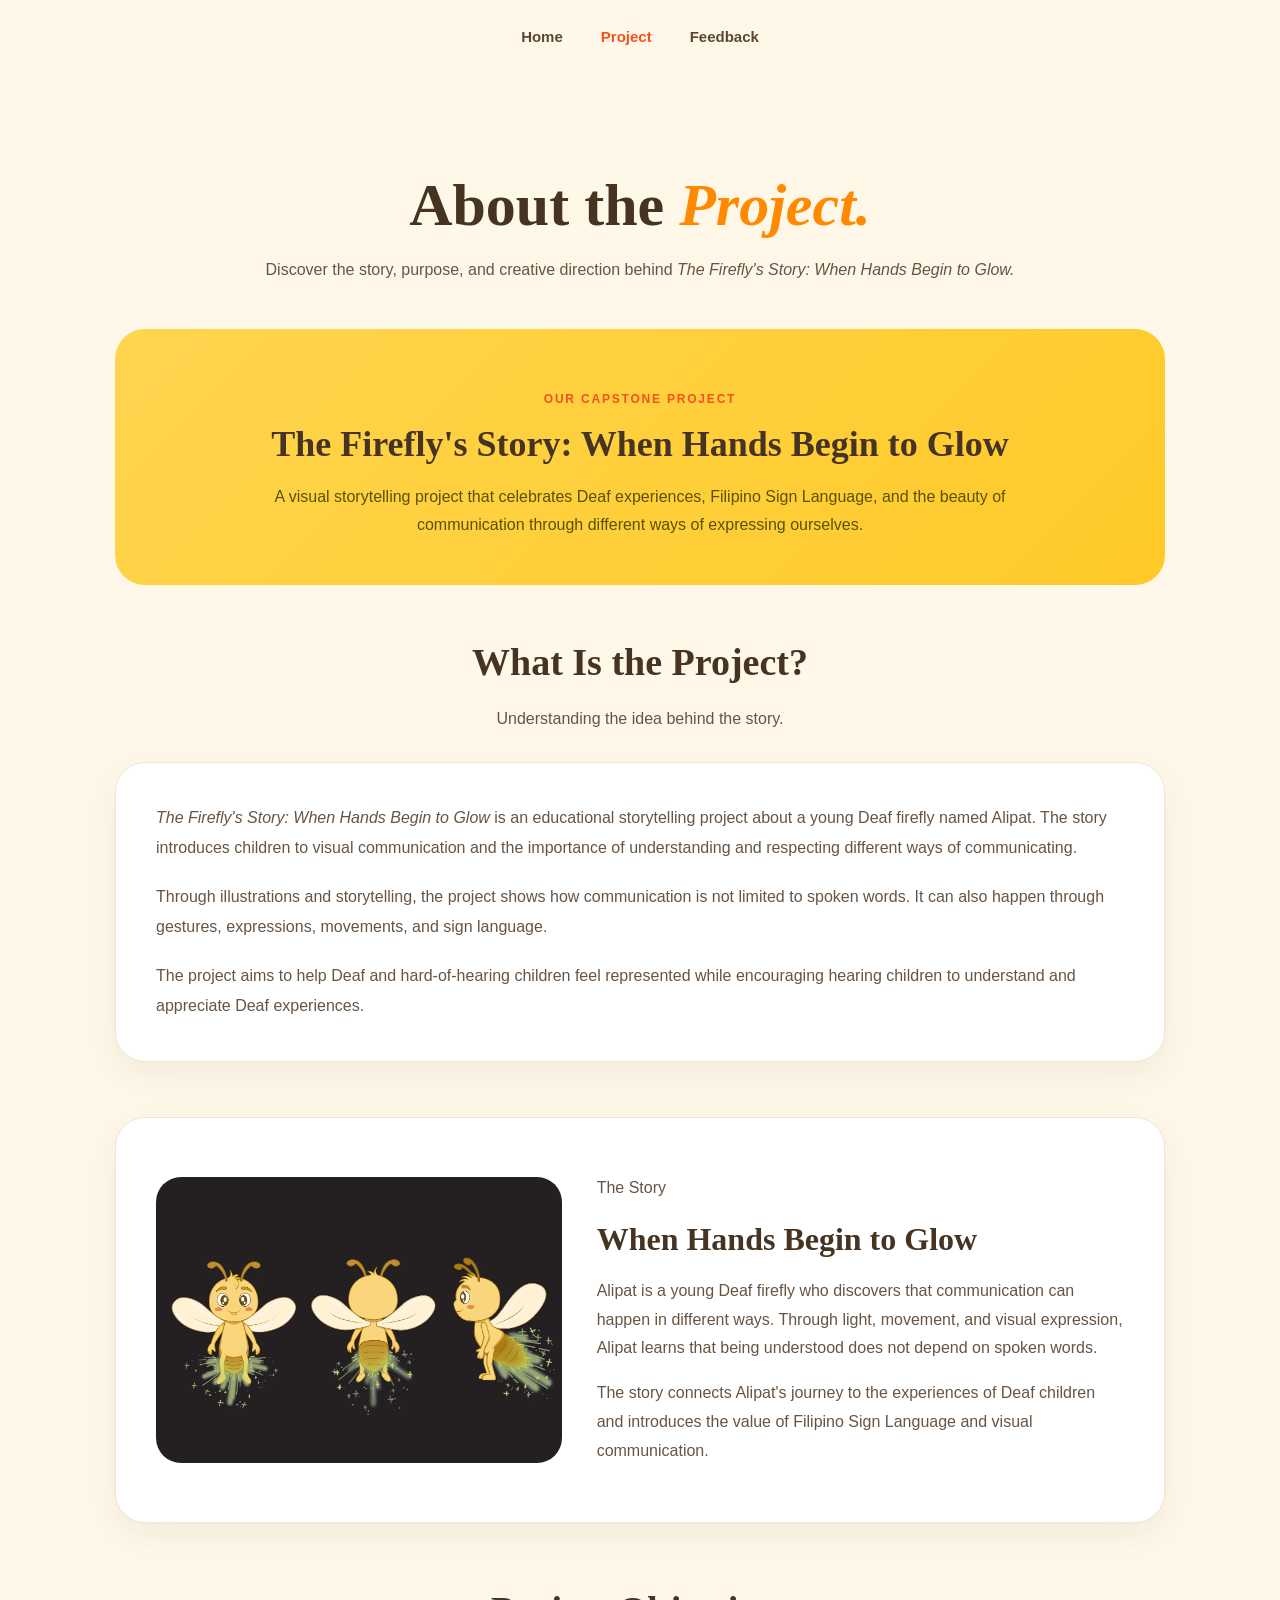
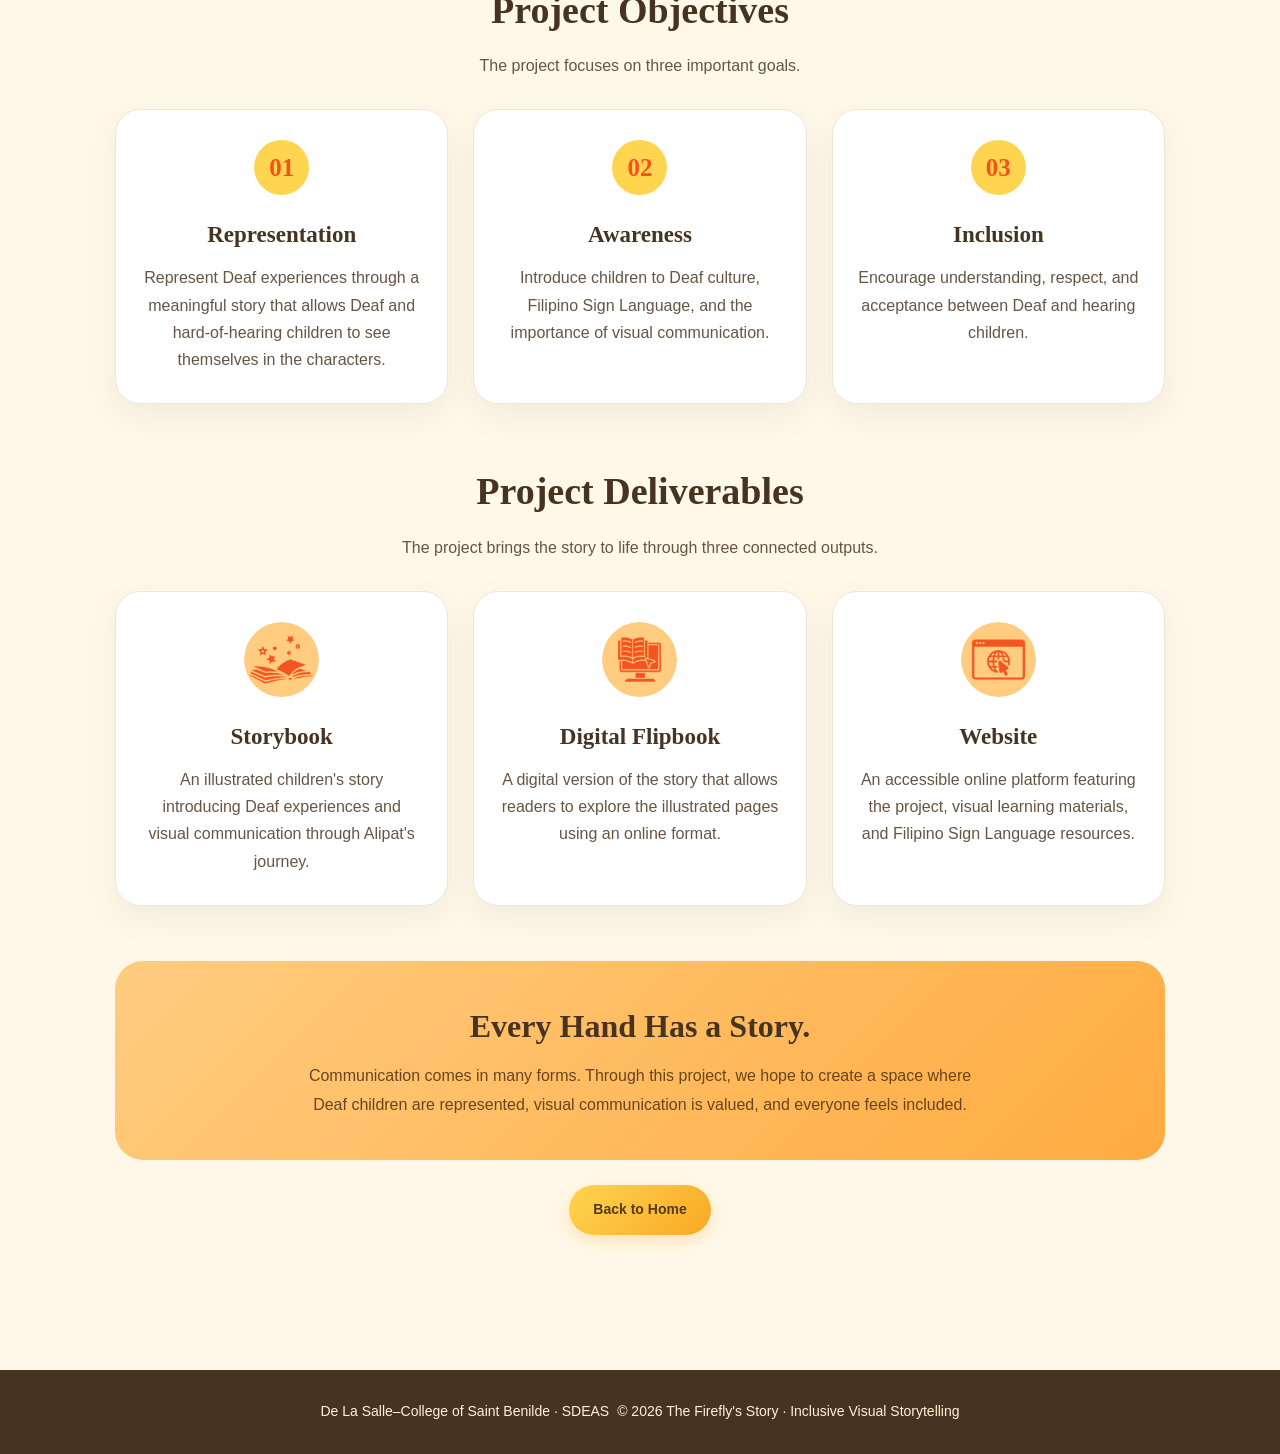
<file: projectone.html>
<!DOCTYPE html>
<html lang="en">

<head>
  <meta charset="UTF-8">
  <meta name="viewport" content="width=device-width, initial-scale=1.0">

  <meta name="description" content="Learn about The Firefly's Story: When Hands Begin to Glow, an inclusive visual storytelling project about Deaf experiences and communication.">

  <title>The Firefly's Story | Project</title>

  <style>

    /* =====================================
       GENERAL DESIGN
    ===================================== */

    * {
      box-sizing: border-box;
    }

    body {
      margin: 0;
      font-family: Arial, Helvetica, sans-serif;
      background: #fff8e8;
      color: #3b3025;
      line-height: 1.7;
    }

    /* =====================================
       HEADER AND NAVIGATION
    ===================================== */

    header {
      width: 100%;
      display: flex;
      justify-content: center;
      align-items: center;
      padding: 24px 40px;
    }

    nav {
      display: flex;
      justify-content: center;
      align-items: center;
      gap: 38px;
      flex-wrap: wrap;
    }

    nav a {
      text-decoration: none;
      font-weight: 700;
      font-size: 15px;
      color: #5c4632;
      transition: color 0.3s ease, transform 0.3s ease;
    }

    nav a:hover {
      color: #f4511e;
      transform: translateY(-3px);
    }

    nav a.active {
      color: #f4511e;
      font-weight: 800;
    }

    nav a:focus-visible,
    .back-home:focus-visible {
      outline: 3px solid #ffd54f;
      outline-offset: 4px;
    }

    /* =====================================
       MAIN PROJECT PAGE
    ===================================== */

    .project-page {
      max-width: 1100px;
      margin: auto;
      padding: 80px 25px;
    }

    /* =====================================
       PROJECT HEADER
    ===================================== */

    .project-header {
      text-align: center;
      margin-bottom: 45px;
      animation: fadeIn 1s ease both;
    }

    .project-header h1 {
      font-family: Georgia, serif;
      font-size: 60px;
      line-height: 1.2;
      margin: 15px 0;
      color: #463322;
    }

    .project-header h1 span {
      color: #ff8a00;
      font-style: italic;
    }

    .project-header p {
      color: #685443;
      line-height: 1.8;
      max-width: 750px;
      margin: auto;
    }

    /* =====================================
       PROJECT BANNER
    ===================================== */

    .project-banner {
      background: linear-gradient(
        135deg,
        #ffd54f,
        #ffca28
      );
      padding: 45px 35px;
      border-radius: 30px;
      text-align: center;
      margin-bottom: 45px;
      animation: fadeIn 1s ease both;
    }

    .project-banner .eyebrow {
      color: #f4511e;
      font-size: 12px;
      font-weight: bold;
      letter-spacing: 0.15em;
      text-transform: uppercase;
      margin-bottom: 10px;
    }

    .project-banner h2 {
      font-family: Georgia, serif;
      font-size: 36px;
      line-height: 1.3;
      color: #463322;
      margin: 10px 0;
    }

    .project-banner p {
      color: #5b5100;
      max-width: 750px;
      margin: 15px auto 0;
      line-height: 1.8;
    }

    /* =====================================
       SECTION HEADINGS
    ===================================== */

    .section-heading {
      text-align: center;
      margin-bottom: 30px;
    }

    .section-heading h2 {
      font-family: Georgia, serif;
      font-size: 38px;
      color: #463322;
      margin: 0 0 10px;
    }

    .section-heading p {
      color: #685443;
      max-width: 700px;
      margin: auto;
    }

    /* =====================================
       ABOUT THE PROJECT
    ===================================== */

    .about-section {
      margin-bottom: 55px;
      animation: fadeIn 1s ease both;
    }

    .about-card {
      background: #ffffff;
      border: 1px solid #f0e5d6;
      border-radius: 30px;
      padding: 40px;
      box-shadow: 0 12px 35px rgba(92, 70, 50, 0.08);
    }

    .about-card p {
      color: #685443;
      line-height: 1.9;
      margin: 0 0 18px;
    }

    .about-card p:last-child {
      margin-bottom: 0;
    }

    /* =====================================
       STORY SECTION
    ===================================== */

    .story-section {
      margin-bottom: 55px;
    }

    .story-card {
      background: #ffffff;
      border: 1px solid #f0e5d6;
      border-radius: 30px;
      padding: 40px;
      display: grid;
      grid-template-columns: 1fr 1.3fr;
      align-items: center;
      gap: 35px;
      box-shadow: 0 12px 35px rgba(92, 70, 50, 0.08);
      transition: transform 0.3s ease, box-shadow 0.3s ease;
    }

    .story-card:hover {
      transform: translateY(-5px);
      box-shadow: 0 18px 42px rgba(92, 70, 50, 0.14);
    }

    .story-illustration {
      min-height: 240px;
      border-radius: 25px;
      overflow: hidden;
      background: linear-gradient(
        135deg,
        #ffd54f,
        #ffcc80
      );
    }

    .story-illustration img {
      width: 100%;
      height: 100%;
      min-height: 240px;
      object-fit: cover;
      display: block;
    }

    .story-content h2 {
      font-family: Georgia, serif;
      font-size: 32px;
      line-height: 1.3;
      color: #463322;
      margin: 0 0 15px;
    }

    .story-content p {
      color: #685443;
      line-height: 1.8;
    }

    /* =====================================
       OBJECTIVES SECTION
    ===================================== */

    .objectives-section {
      margin-bottom: 55px;
    }

    .objectives-grid {
      display: grid;
      grid-template-columns: repeat(3, minmax(0, 1fr));
      gap: 25px;
    }

    .objective-card {
      background: #ffffff;
      border: 1px solid #f0e5d6;
      border-radius: 25px;
      padding: 30px 25px;
      text-align: center;
      box-shadow: 0 12px 30px rgba(92, 70, 50, 0.07);
      transition: transform 0.3s ease, box-shadow 0.3s ease;
    }

    .objective-card:hover {
      transform: translateY(-6px);
      box-shadow: 0 18px 35px rgba(92, 70, 50, 0.13);
    }

    .objective-number {
      width: 55px;
      height: 55px;
      border-radius: 50%;
      background: #ffd54f;
      color: #f4511e;
      display: grid;
      place-items: center;
      font-family: Georgia, serif;
      font-size: 25px;
      font-weight: bold;
      margin: 0 auto 20px;
    }

    .objective-card h3 {
      font-family: Georgia, serif;
      font-size: 23px;
      color: #463322;
      margin: 10px 0;
    }

    .objective-card p {
      color: #685443;
      line-height: 1.7;
      margin: 0;
    }

    /* =====================================
       DELIVERABLES SECTION
    ===================================== */

    .deliverables-section {
      margin-bottom: 55px;
    }

    .deliverables-grid {
      display: grid;
      grid-template-columns: repeat(3, minmax(0, 1fr));
      gap: 25px;
    }

    .deliverable-card {
      background: #ffffff;
      border: 1px solid #f0e5d6;
      border-radius: 25px;
      padding: 30px 25px;
      text-align: center;
      box-shadow: 0 12px 30px rgba(92, 70, 50, 0.07);
      transition: transform 0.3s ease, box-shadow 0.3s ease;
    }

    .deliverable-card:hover {
      transform: translateY(-6px);
      box-shadow: 0 18px 35px rgba(92, 70, 50, 0.13);
    }

    .deliverable-icon {
      width: 75px;
      height: 75px;
      border-radius: 50%;
      background: #ffcc80;
      display: grid;
      place-items: center;
      overflow: hidden;
      margin: 0 auto 20px;
    }

    .deliverable-icon img {
      width: 100%;
      height: 100%;
      object-fit: cover;
      display: block;
    }

    .deliverable-card h3 {
      font-family: Georgia, serif;
      font-size: 23px;
      color: #463322;
      margin: 10px 0;
    }

    .deliverable-card p {
      color: #685443;
      line-height: 1.7;
      margin: 0;
    }

    /* =====================================
       CLOSING MESSAGE
    ===================================== */

    .closing-section {
      background: linear-gradient(
        135deg,
        #ffcc80,
        #ffab40
      );
      border-radius: 28px;
      padding: 40px 30px;
      text-align: center;
      margin-top: 45px;
    }

    .closing-section h2 {
      font-family: Georgia, serif;
      font-size: 32px;
      line-height: 1.3;
      color: #463322;
      margin: 5px 0 15px;
    }

    .closing-section p {
      color: #68451f;
      max-width: 700px;
      margin: auto;
      line-height: 1.8;
    }

    /* =====================================
       BACK TO HOME BUTTON
    ===================================== */

    .back-home-wrapper {
      display: flex;
      justify-content: center;
      margin: 25px 0 55px;
    }

    .back-home {
      display: inline-flex;
      align-items: center;
      justify-content: center;
      gap: 8px;
      padding: 13px 24px;
      border-radius: 50px;
      background: linear-gradient(
        135deg,
        #ffd54f,
        #f9a825
      );
      color: #533c19;
      text-decoration: none;
      font-weight: 700;
      font-size: 14px;
      box-shadow: 0 6px 15px rgba(249, 168, 37, 0.25);
      transition:
        transform 0.25s ease,
        box-shadow 0.25s ease;
      -webkit-tap-highlight-color: transparent;
    }

    .back-home:hover {
      transform: translateY(-4px);
      box-shadow:
        0 0 15px #fff176,
        0 0 30px #ffd54f,
        0 10px 35px rgba(255, 152, 0, 0.6);
    }

    .back-home:active {
      transform: scale(0.94);
      animation: fireflyButtonGlow 0.85s ease-out;
      box-shadow:
        0 0 20px #ffffff,
        0 0 40px #fff176,
        0 0 70px #ffd54f,
        0 0 110px #ffb300,
        0 0 160px rgba(255, 152, 0, 1);
    }

    @keyframes fireflyButtonGlow {
      0% {
        transform: scale(0.97);
        box-shadow: 0 6px 15px rgba(249, 168, 37, 0.25);
      }

      25% {
        transform: scale(1.05);
        box-shadow:
          0 0 20px #ffffff,
          0 0 45px #fff176,
          0 0 80px #ffd54f,
          0 0 120px #ffb300,
          0 0 170px rgba(255, 152, 0, 1);
      }

      60% {
        transform: scale(1.02);
        box-shadow:
          0 0 25px #ffffff,
          0 0 55px #fff59d,
          0 0 95px #ffd54f,
          0 0 140px #ffb300,
          0 0 190px rgba(255, 152, 0, 0.85);
      }

      100% {
        transform: scale(1);
        box-shadow: 0 6px 15px rgba(249, 168, 37, 0.25);
      }
    }

    /* =====================================
       FOOTER
    ===================================== */

    footer {
      display: flex;
      justify-content: center;
      align-items: center;
      gap: 8px;
      text-align: center;
      padding: 30px 20px;
      flex-wrap: wrap;
      background: #463322;
      color: #fff3d6;
      line-height: 1.7;
      font-size: 14px;
    }

    footer p {
      margin: 0;
    }

    /* =====================================
       ANIMATIONS
    ===================================== */

    @keyframes fadeIn {
      from {
        opacity: 0;
        transform: translateY(15px);
      }

      to {
        opacity: 1;
        transform: translateY(0);
      }
    }

    /* =====================================
       RESPONSIVE DESIGN
    ===================================== */

    @media (max-width: 900px) {

      .project-header h1 {
        font-size: 52px;
      }

      .story-card {
        grid-template-columns: 1fr;
      }

      .story-illustration {
        min-height: 200px;
      }

      .story-illustration img {
        min-height: 200px;
      }

      .objectives-grid,
      .deliverables-grid {
        grid-template-columns: repeat(2, minmax(0, 1fr));
      }

    }

    @media (max-width: 750px) {

      header {
        padding: 20px;
      }

      nav {
        gap: 20px;
      }

      nav a {
        font-size: 14px;
      }

      .project-page {
        padding: 55px 20px 70px;
      }

      .project-header h1 {
        font-size: 45px;
      }

      .project-banner {
        padding: 35px 25px;
      }

      .project-banner h2 {
        font-size: 30px;
      }

      .about-card,
      .story-card {
        padding: 30px 25px;
      }

      .section-heading h2 {
        font-size: 32px;
      }

    }

    @media (max-width: 520px) {

      nav {
        gap: 14px;
      }

      nav a {
        font-size: 13px;
      }

      .project-page {
        padding-left: 18px;
        padding-right: 18px;
      }

      .project-header h1 {
        font-size: 38px;
      }

      .project-banner h2 {
        font-size: 26px;
      }

      .objectives-grid,
      .deliverables-grid {
        grid-template-columns: 1fr;
      }

      .about-card,
      .story-card {
        padding: 25px 20px;
      }

      .story-content h2 {
        font-size: 27px;
      }

      .closing-section {
        padding: 30px 20px;
      }

      .closing-section h2 {
        font-size: 27px;
      }

    }

    /* =====================================
       REDUCED MOTION ACCESSIBILITY
    ===================================== */

    @media (prefers-reduced-motion: reduce) {

      *,
      *::before,
      *::after {
        animation: none !important;
        transition: none !important;
      }

      .back-home:hover,
      .objective-card:hover,
      .deliverable-card:hover,
      .story-card:hover {
        transform: none;
      }

    }

  </style>
</head>

<body>

  <!-- =====================================
       HEADER AND NAVIGATION
  ===================================== -->

  <header>

    <nav aria-label="Main navigation">

      <a href="index.html">
        Home
      </a>

      <a href="project.html" class="active" aria-current="page">
        Project
      </a>

      <a href="feedbackone.html">
        Feedback
      </a>

    </nav>

  </header>


  <!-- =====================================
       MAIN PROJECT CONTENT
  ===================================== -->

  <main class="project-page">

    <!-- PROJECT HEADER -->

    <section class="project-header">

      <h1>
        About the
        <span>Project.</span>
      </h1>

      <p>
        Discover the story, purpose, and creative direction behind
        <i>The Firefly's Story: When Hands Begin to Glow.</i>
      </p>

    </section>


    <!-- PROJECT BANNER -->

    <section class="project-banner">

      <p class="eyebrow">
        Our Capstone Project
      </p>

      <h2>
        The Firefly's Story: When Hands Begin to Glow
      </h2>

      <p>
        A visual storytelling project that celebrates Deaf experiences,
        Filipino Sign Language, and the beauty of communication through
        different ways of expressing ourselves.
      </p>

    </section>


    <!-- ABOUT THE PROJECT -->

    <section class="about-section">

      <div class="section-heading">

        <h2>
          What Is the Project?
        </h2>

        <p>
          Understanding the idea behind the story.
        </p>

      </div>

      <div class="about-card">

        <p>
          <i>The Firefly's Story: When Hands Begin to Glow</i> is an
          educational storytelling project about a young Deaf firefly
          named Alipat. The story introduces children to visual
          communication and the importance of understanding and
          respecting different ways of communicating.
        </p>

        <p>
          Through illustrations and storytelling, the project shows
          how communication is not limited to spoken words. It can
          also happen through gestures, expressions, movements, and
          sign language.
        </p>

        <p>
          The project aims to help Deaf and hard-of-hearing children
          feel represented while encouraging hearing children to
          understand and appreciate Deaf experiences.
        </p>

      </div>

    </section>


    <!-- STORY SECTION -->

    <section class="story-section">

      <div class="story-card">

        <div class="story-illustration">
          <img src="alipat-story.jpg" alt="Alipat, the young Deaf firefly">
        </div>

        <div class="story-content">

          <p class="role">
            The Story
          </p>

          <h2>
            When Hands Begin to Glow
          </h2>

          <p>
            Alipat is a young Deaf firefly who discovers that
            communication can happen in different ways. Through
            light, movement, and visual expression, Alipat learns
            that being understood does not depend on spoken words.
          </p>

          <p>
            The story connects Alipat's journey to the experiences
            of Deaf children and introduces the value of Filipino
            Sign Language and visual communication.
          </p>

        </div>

      </div>

    </section>


    <!-- OBJECTIVES SECTION -->

    <section class="objectives-section">

      <div class="section-heading">

        <h2>
          Project Objectives
        </h2>

        <p>
          The project focuses on three important goals.
        </p>

      </div>

      <div class="objectives-grid">

        <article class="objective-card">

          <div class="objective-number">
            01
          </div>

          <h3>
            Representation
          </h3>

          <p>
            Represent Deaf experiences through a meaningful story
            that allows Deaf and hard-of-hearing children to see
            themselves in the characters.
          </p>

        </article>


        <article class="objective-card">

          <div class="objective-number">
            02
          </div>

          <h3>
            Awareness
          </h3>

          <p>
            Introduce children to Deaf culture, Filipino Sign
            Language, and the importance of visual communication.
          </p>

        </article>


        <article class="objective-card">

          <div class="objective-number">
            03
          </div>

          <h3>
            Inclusion
          </h3>

          <p>
            Encourage understanding, respect, and acceptance
            between Deaf and hearing children.
          </p>

        </article>

      </div>

    </section>


    <!-- DELIVERABLES SECTION -->

    <section class="deliverables-section">

      <div class="section-heading">

        <h2>
          Project Deliverables
        </h2>

        <p>
          The project brings the story to life through three
          connected outputs.
        </p>

      </div>

      <div class="deliverables-grid">

        <article class="deliverable-card">

          <div class="deliverable-icon">
            <img src="storybook.jpg" alt="Storybook">
          </div>

          <h3>
            Storybook
          </h3>

          <p>
            An illustrated children's story introducing Deaf
            experiences and visual communication through Alipat's
            journey.
          </p>

        </article>


        <article class="deliverable-card">

          <div class="deliverable-icon">
            <img src="digital-flipbook.jpg" alt="Digital Flipbook">
          </div>

          <h3>
            Digital Flipbook
          </h3>

          <p>
            A digital version of the story that allows readers
            to explore the illustrated pages using an online format.
          </p>

        </article>


        <article class="deliverable-card">

          <div class="deliverable-icon">
            <img src="website.jpg" alt="Website">
          </div>

          <h3>
            Website
          </h3>

          <p>
            An accessible online platform featuring the project,
            visual learning materials, and Filipino Sign Language
            resources.
          </p>

        </article>

      </div>

    </section>


    <!-- CLOSING MESSAGE -->

    <section class="closing-section">

      <h2>
        Every Hand Has a Story.
      </h2>

      <p>
        Communication comes in many forms. Through this project,
        we hope to create a space where Deaf children are represented,
        visual communication is valued, and everyone feels included.
      </p>

    </section>


    <!-- BACK TO HOME -->

    <div class="back-home-wrapper">

      <a class="back-home" href="index.html">
        Back to Home
      </a>

    </div>

  </main>


  <!-- =====================================
       FOOTER
  ===================================== -->

  <footer>

    <p>
      De La Salle–College of Saint Benilde · SDEAS
    </p>

    <p>
      © 2026 The Firefly's Story · Inclusive Visual Storytelling
    </p>

  </footer>

</body>
</html>
</file>
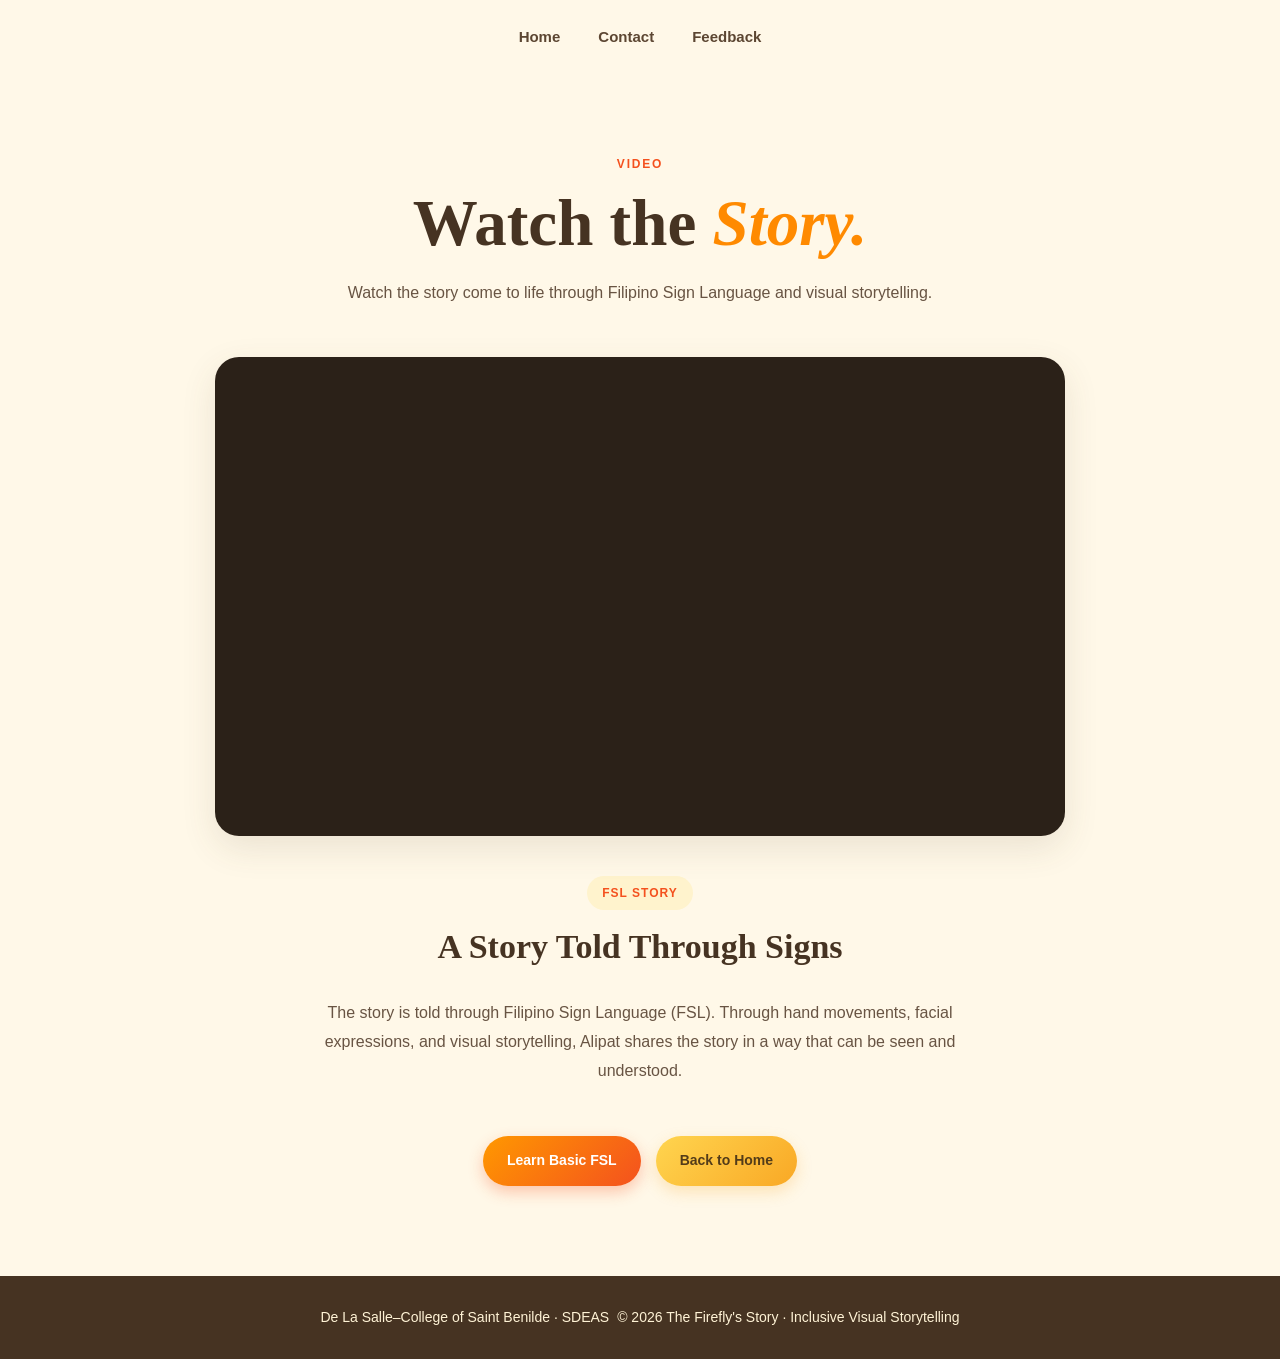
<file: video.html>
<!DOCTYPE html>
<html lang="en">

<head>

  <meta charset="UTF-8">
  <meta name="viewport" content="width=device-width, initial-scale=1.0">

  <meta name="description" content="Watch The Firefly's Story through Filipino Sign Language and visual storytelling.">

  <title>The Firefly's Story | Video</title>

  <style>

    /* =====================================
       GENERAL DESIGN
    ===================================== */

    * {
      box-sizing: border-box;
    }

    body {
      margin: 0;
      font-family: Arial, Helvetica, sans-serif;
      background: #fff8e8;
      color: #3b3025;
      line-height: 1.7;
    }

    /* =====================================
       HEADER AND NAVIGATION
    ===================================== */

    header {
      width: 100%;
      display: flex;
      justify-content: center;
      align-items: center;
      padding: 24px 40px;
    }

    nav {
      display: flex;
      justify-content: center;
      align-items: center;
      gap: 38px;
      flex-wrap: wrap;
    }

    nav a {
      text-decoration: none;
      font-weight: 700;
      font-size: 15px;
      color: #5c4632;
      transition: color 0.3s ease, transform 0.3s ease;
    }

    nav a:hover {
      color: #f4511e;
      transform: translateY(-3px);
    }

    nav a.active {
      color: #f4511e;
      font-weight: 800;
    }

    nav a:focus-visible,
    .back-home:focus-visible,
    .learn-fsl:focus-visible {
      outline: 3px solid #ffd54f;
      outline-offset: 4px;
    }

    /* =====================================
       VIDEO PAGE
    ===================================== */

    .page-wrap {
      max-width: 1100px;
      margin: 0 auto;
      padding: 80px 25px;
      text-align: center;
    }

    .eyebrow {
      color: #f4511e;
      font-size: 12px;
      font-weight: 800;
      letter-spacing: 0.15em;
      text-transform: uppercase;
      margin: 0 0 12px;
    }

    .page-title {
      font-family: Georgia, serif;
      font-size: 65px;
      line-height: 1.15;
      margin: 10px auto 18px;
      color: #463322;
    }

    .page-title span {
      color: #ff8a00;
      font-style: italic;
    }

    .lead {
      color: #685443;
      max-width: 700px;
      margin: 0 auto;
      line-height: 1.8;
    }

    /* =====================================
       VIDEO SECTION
    ===================================== */

    .video-layout {
      display: flex;
      flex-direction: column;
      align-items: center;
      gap: 35px;
      margin-top: 50px;
    }

    /* =====================================
       YOUTUBE VIDEO BOX
    ===================================== */

    .video-box {
      position: relative;
      width: 100%;
      max-width: 850px;
      aspect-ratio: 16 / 9;
      border-radius: 24px;
      overflow: hidden;
      background: #2b2118;
      box-shadow: 0 12px 35px rgba(92, 70, 50, 0.12);
    }

    .video-box iframe {
      width: 100%;
      height: 100%;
      display: block;
      border: none;
      border-radius: 24px;
    }

    /* =====================================
       VIDEO INFORMATION
    ===================================== */

    .side-info {
      width: 100%;
      max-width: 750px;
      display: flex;
      flex-direction: column;
      align-items: center;
      justify-content: center;
      text-align: center;
      padding: 5px 20px 0;
    }

    .tag {
      display: inline-block;
      padding: 7px 15px;
      border-radius: 50px;
      background: #fff3cd;
      color: #f4511e;
      font-size: 12px;
      font-weight: 800;
      letter-spacing: 1px;
      text-align: center;
    }

    .side-info h2 {
      font-family: Georgia, serif;
      font-size: 34px;
      line-height: 1.25;
      margin: 16px auto;
      color: #463322;
    }

    .side-info p {
      max-width: 650px;
      color: #685443;
      line-height: 1.8;
      margin: 15px auto 25px;
      text-align: center;
    }

    /* =====================================
       BUTTONS WITH FIRE FLY GLOW
    ===================================== */

    .back-home-wrapper {
      display: flex;
      justify-content: center;
      align-items: center;
      flex-wrap: wrap;
      gap: 15px;
      margin: 25px 0 10px;
    }

    .back-home,
    .learn-fsl {
      display: inline-flex;
      align-items: center;
      justify-content: center;
      gap: 8px;
      padding: 13px 24px;
      border-radius: 50px;
      text-decoration: none;
      font-weight: 700;
      font-size: 14px;
      transition: transform 0.25s ease, box-shadow 0.25s ease;
      -webkit-tap-highlight-color: transparent;
    }

    /* ORANGE LEARN BASIC FSL BUTTON */

    .learn-fsl {
      background: linear-gradient(
        135deg,
        #ff9800,
        #f4511e
      );
      color: #ffffff;
      box-shadow: 0 6px 15px rgba(244, 81, 30, 0.3);
    }

    .learn-fsl:hover {
      transform: translateY(-4px);
      box-shadow:
        0 0 15px #ffcc80,
        0 0 30px #ff9800,
        0 0 50px #f4511e,
        0 10px 35px rgba(244, 81, 30, 0.6);
    }

    /* YELLOW BACK TO HOME BUTTON */

    .back-home {
      background: linear-gradient(
        135deg,
        #ffd54f,
        #f9a825
      );
      color: #533c19;
      box-shadow: 0 6px 15px rgba(249, 168, 37, 0.25);
    }

    .back-home:hover {
      transform: translateY(-4px);
      box-shadow:
        0 0 15px #fff176,
        0 0 30px #ffd54f,
        0 0 50px #ffb300,
        0 10px 35px rgba(255, 152, 0, 0.6);
    }

    .back-home:active,
    .learn-fsl:active {
      transform: scale(0.94);
      animation: fireflyButtonGlow 0.85s ease-out;
    }

    @keyframes fireflyButtonGlow {

      0% {
        transform: scale(0.97);
        box-shadow: 0 6px 15px rgba(249, 168, 37, 0.25);
      }

      30% {
        transform: scale(1.05);
        box-shadow:
          0 0 20px #ffffff,
          0 0 45px #fff176,
          0 0 80px #ffd54f,
          0 0 120px #ffb300,
          0 0 170px #ff9800;
      }

      60% {
        transform: scale(1.02);
        box-shadow:
          0 0 25px #ffffff,
          0 0 55px #fff59d,
          0 0 95px #ffd54f,
          0 0 140px #ffb300;
      }

      100% {
        transform: scale(1);
        box-shadow: 0 6px 15px rgba(249, 168, 37, 0.25);
      }

    }

    /* =====================================
       FOOTER
    ===================================== */

    footer {
      display: flex;
      justify-content: center;
      align-items: center;
      gap: 8px;
      text-align: center;
      padding: 30px 20px;
      flex-wrap: wrap;
      background: #463322;
      color: #fff3d6;
      line-height: 1.7;
      font-size: 14px;
    }

    footer p {
      margin: 0;
    }

    /* =====================================
       RESPONSIVE DESIGN
    ===================================== */

    @media (max-width: 900px) {

      .page-wrap {
        padding: 60px 30px;
      }

      .page-title {
        font-size: 55px;
      }

      .video-layout {
        gap: 30px;
      }

      .video-box {
        max-width: 100%;
      }

    }

    @media (max-width: 600px) {

      header {
        padding: 20px;
      }

      nav {
        gap: 20px;
      }

      nav a {
        font-size: 14px;
      }

      .page-wrap {
        padding: 50px 20px 70px;
      }

      .page-title {
        font-size: 42px;
      }

      .lead {
        font-size: 15px;
      }

      .video-layout {
        margin-top: 35px;
        gap: 25px;
      }

      .side-info {
        padding: 0 10px;
      }

      .side-info h2 {
        font-size: 28px;
      }

      .side-info p {
        font-size: 15px;
      }

      .video-box {
        border-radius: 15px;
      }

      .video-box iframe {
        border-radius: 15px;
      }

      .back-home-wrapper {
        gap: 12px;
      }

    }

    /* =====================================
       REDUCED MOTION ACCESSIBILITY
    ===================================== */

    @media (prefers-reduced-motion: reduce) {

      *,
      *::before,
      *::after {
        animation: none !important;
        transition: none !important;
      }

      .back-home:hover,
      .learn-fsl:hover {
        transform: none;
      }

    }

  </style>

</head>

<body>

  <!-- =====================================
       HEADER AND NAVIGATION
  ===================================== -->

  <header>

    <nav aria-label="Main navigation">

      <a href="index.html">
        Home
      </a>

      <a href="contact.html">
        Contact
      </a>

      <a href="feedbackone.html">
        Feedback
      </a>

    </nav>

  </header>


  <!-- =====================================
       MAIN CONTENT
  ===================================== -->

  <main class="page-wrap">

    <p class="eyebrow">
      VIDEO
    </p>

    <h1 class="page-title">
      Watch the <span>Story.</span>
    </h1>

    <p class="lead">
      Watch the story come to life through Filipino Sign Language
      and visual storytelling.
    </p>


    <!-- =====================================
         VIDEO AND INFORMATION
    ===================================== -->

    <div class="video-layout">


      <!-- YOUTUBE VIDEO PLAYER -->

      <div class="video-box">

        <iframe
          src="https://www.youtube.com/embed/15n2_7mAHD8"
          title="The Firefly's Story: When Hands Begin to Glow"
          allow="accelerometer; autoplay; clipboard-write; encrypted-media; gyroscope; picture-in-picture; web-share"
          allowfullscreen>
        </iframe>

      </div>


      <!-- =====================================
           VIDEO INFORMATION
      ===================================== -->

      <div class="side-info">

        <span class="tag">
          FSL STORY
        </span>

        <h2>
          A Story Told Through Signs
        </h2>

        <p>
          The story is told through Filipino Sign Language (FSL).
          Through hand movements, facial expressions, and visual
          storytelling, Alipat shares the story in a way that can
          be seen and understood.
        </p>


        <!-- LEARN BASIC FSL LEFT AND BACK TO HOME RIGHT -->

        <div class="back-home-wrapper">

          <a
            href="fsl.html"
            class="learn-fsl">
            Learn Basic FSL
          </a>

          <a
            href="index.html"
            class="back-home">
            Back to Home
          </a>

        </div>

      </div>

    </div>

  </main>


  <!-- =====================================
       FOOTER
  ===================================== -->

  <footer>

    <p>
      De La Salle–College of Saint Benilde · SDEAS
    </p>

    <p>
      © 2026 The Firefly's Story · Inclusive Visual Storytelling
    </p>

  </footer>

</body>

</html>
</file>
